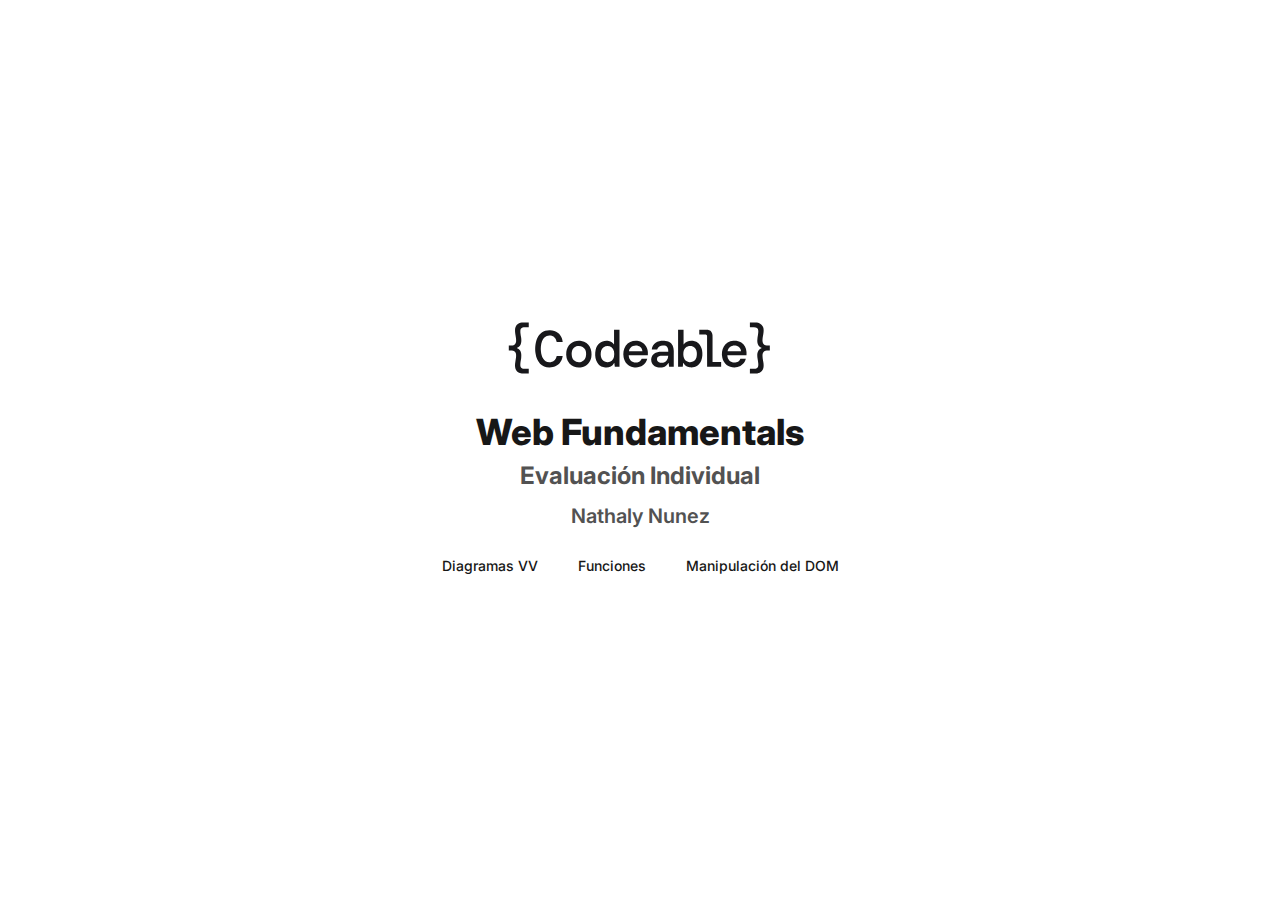
<file: index.html>
<!DOCTYPE html>
<html lang="es">
  <head>
    <meta charset="UTF-8" />
    <meta name="viewport" content="width=device-width, initial-scale=1.0" />
    <title>Web Fundamentals Evaluation</title>
    <link rel="stylesheet" href="styles/index.css" />
  </head>
  <body>
    <main class="centered-content">
      <div class="container home">
        <img
          src="assets/images/codeable-logo.svg"
          alt="Codeable Logo"
          width="270"
          height="64"
          class="home__logo"
        />
        <h1 class="home__title">Web Fundamentals</h1>
        <h2 class="home__subtitle">Evaluación Individual</h2>
        <h3 class="home__name">Nathaly Nunez</h3>
        <nav class="navigation">
          <ul>
            <li><a href="/diagramas.html">Diagramas VV</a></li>
            <li><a href="/funciones.html">Funciones</a></li>
            <li><a href="/dom.html">Manipulación del DOM</a></li>
          </ul>
        </nav>
      </div>
    </main>
  </body>
</html>
</file>
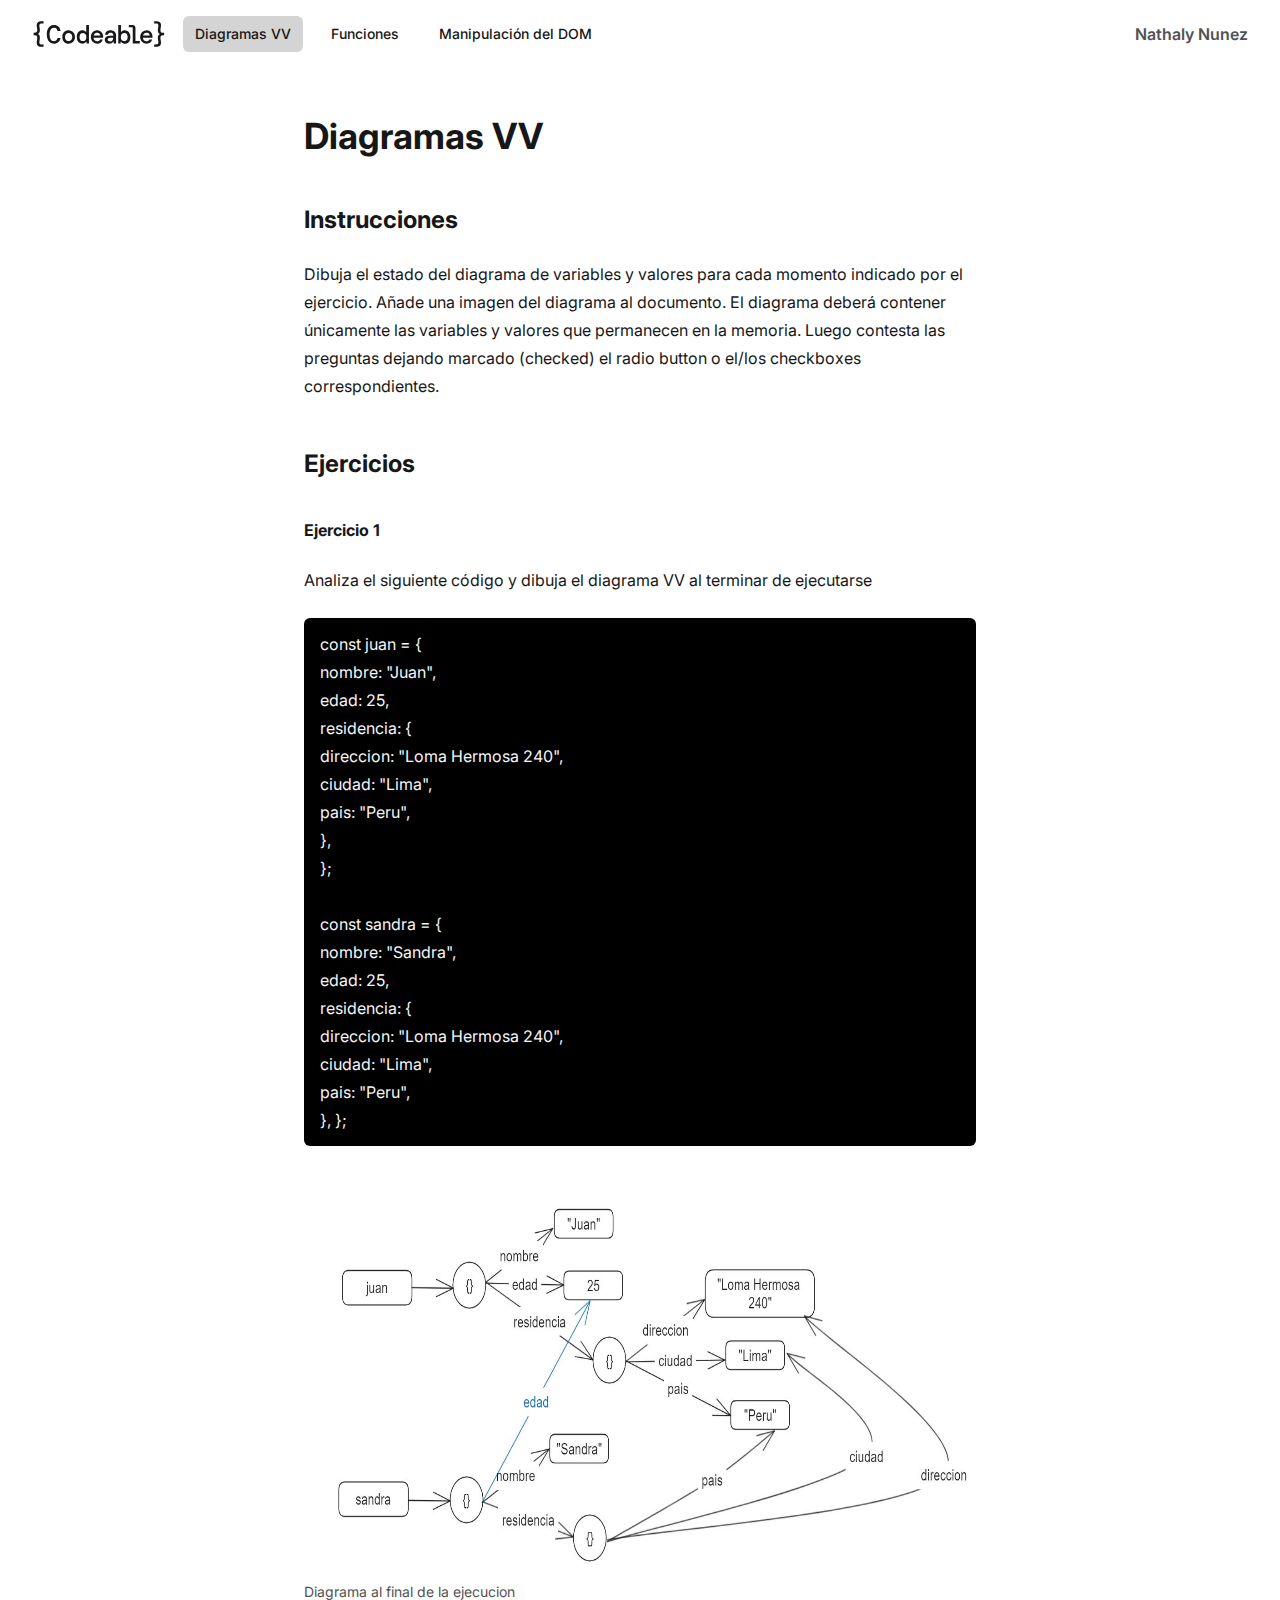
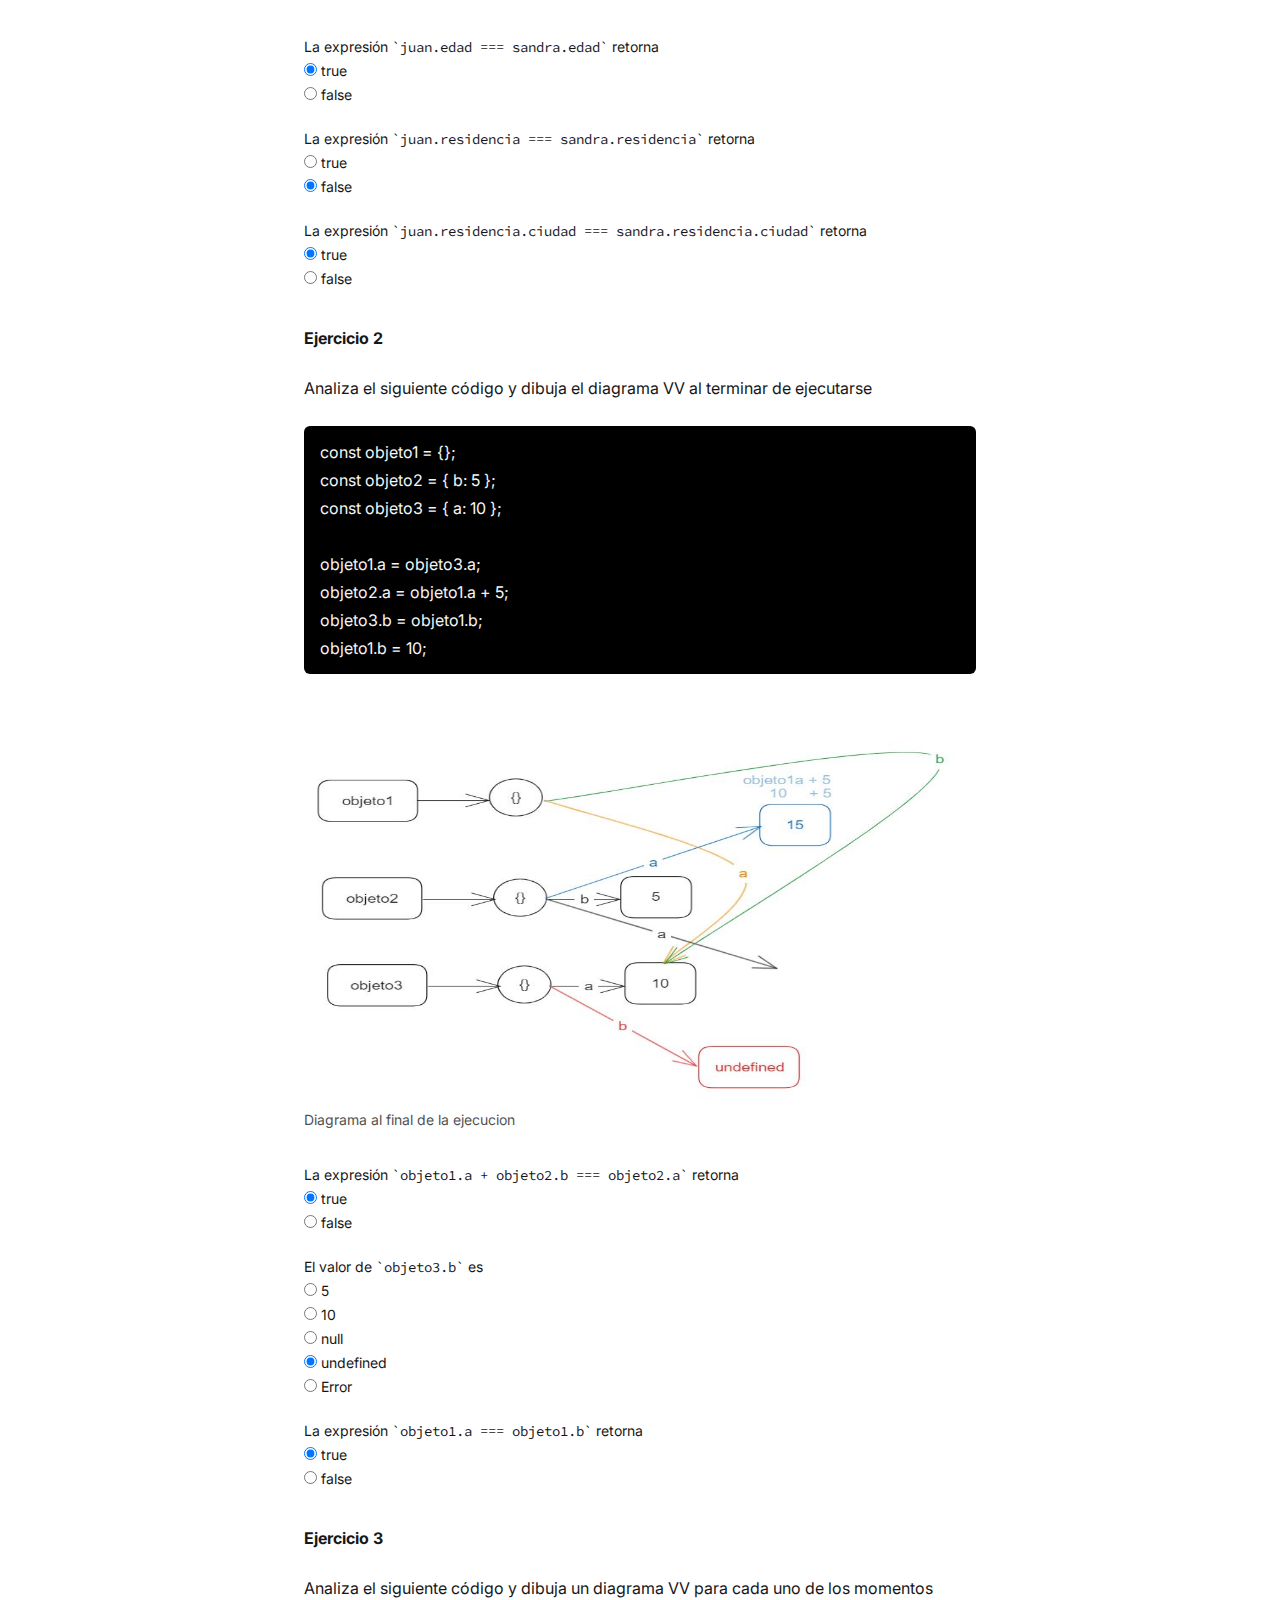
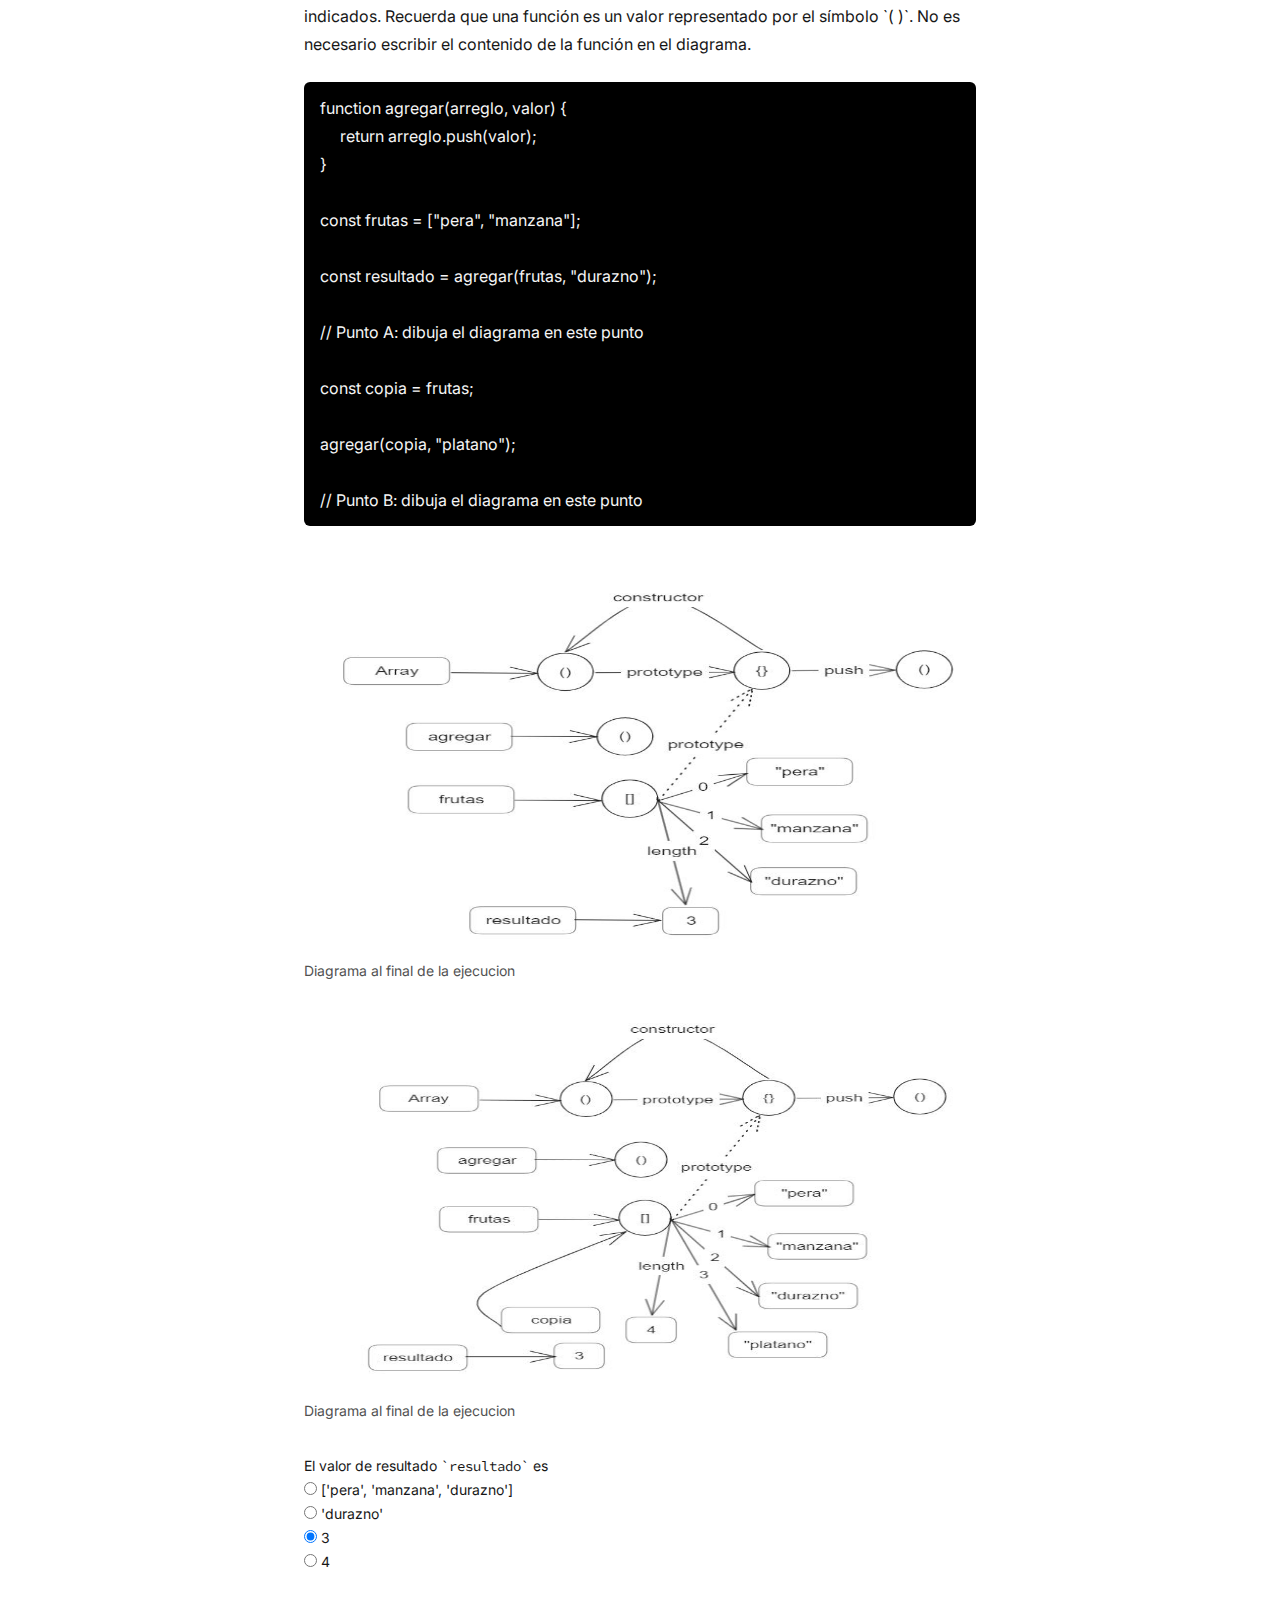
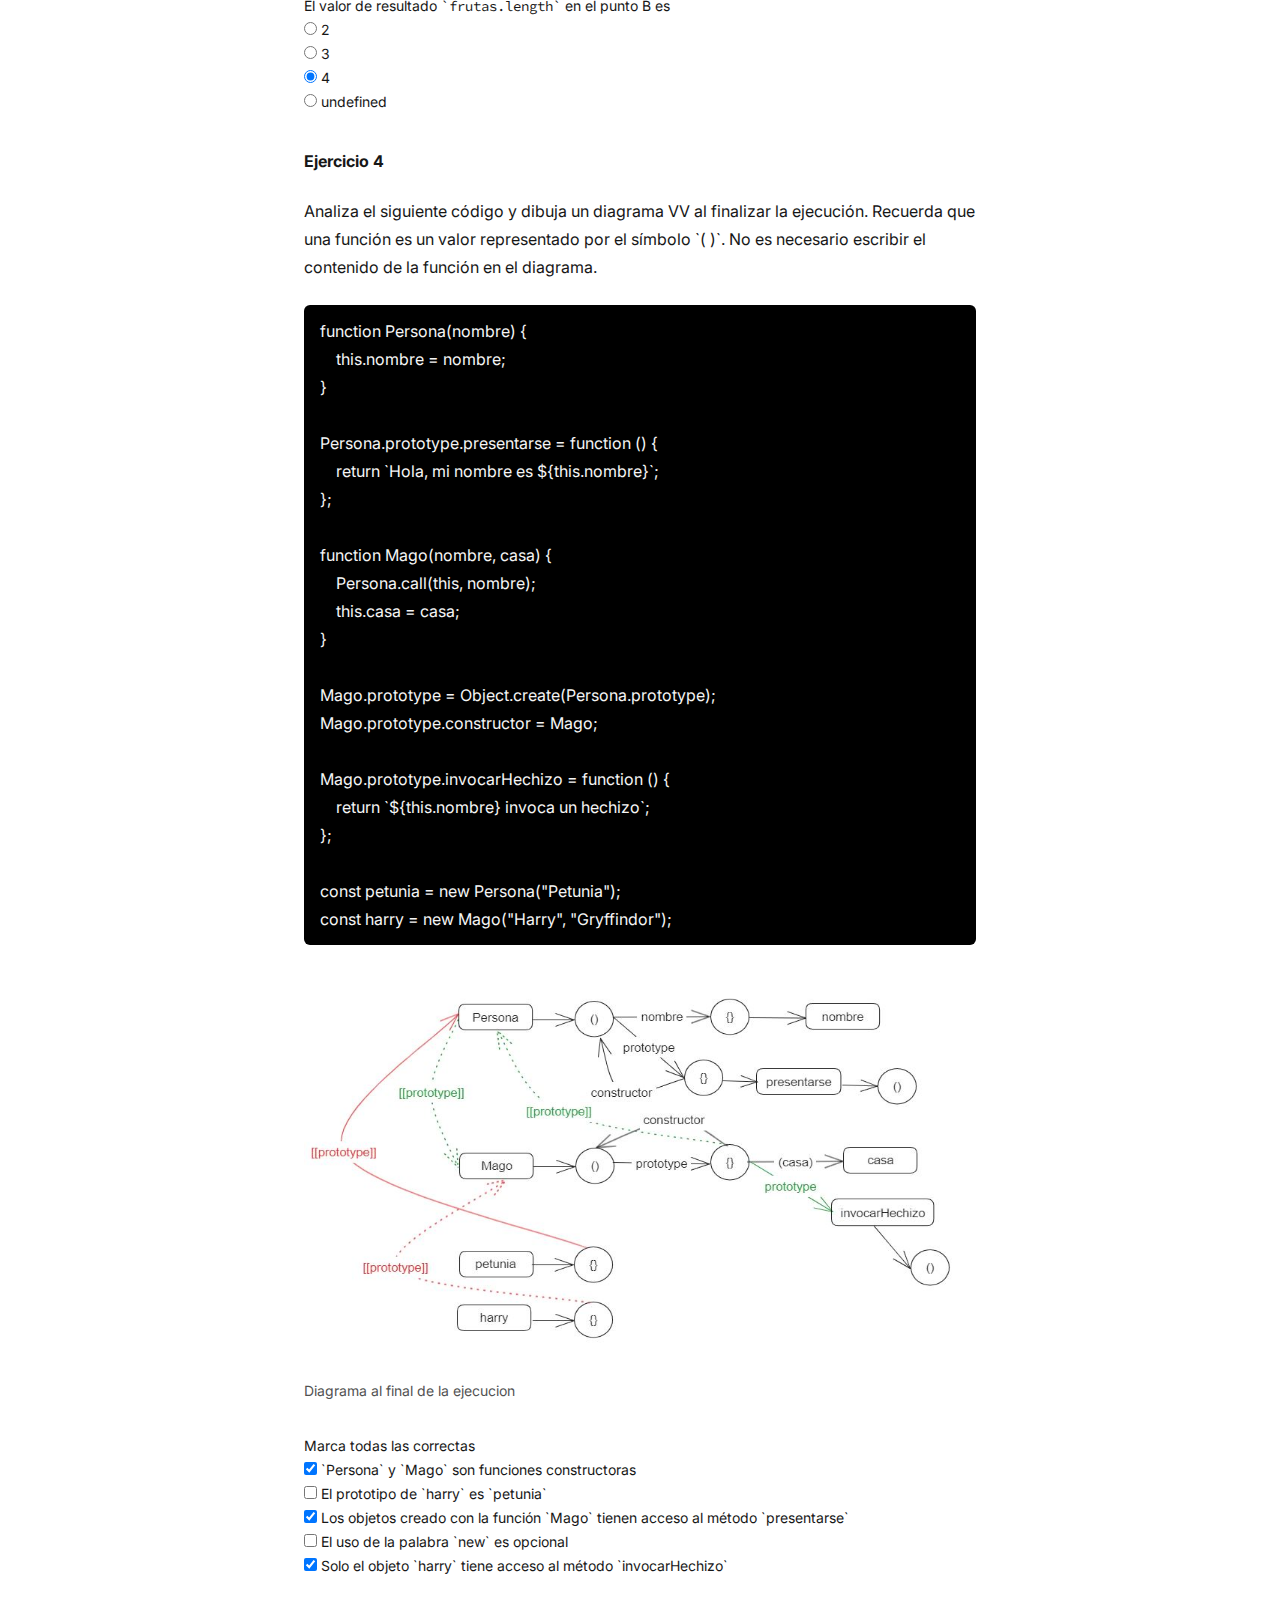
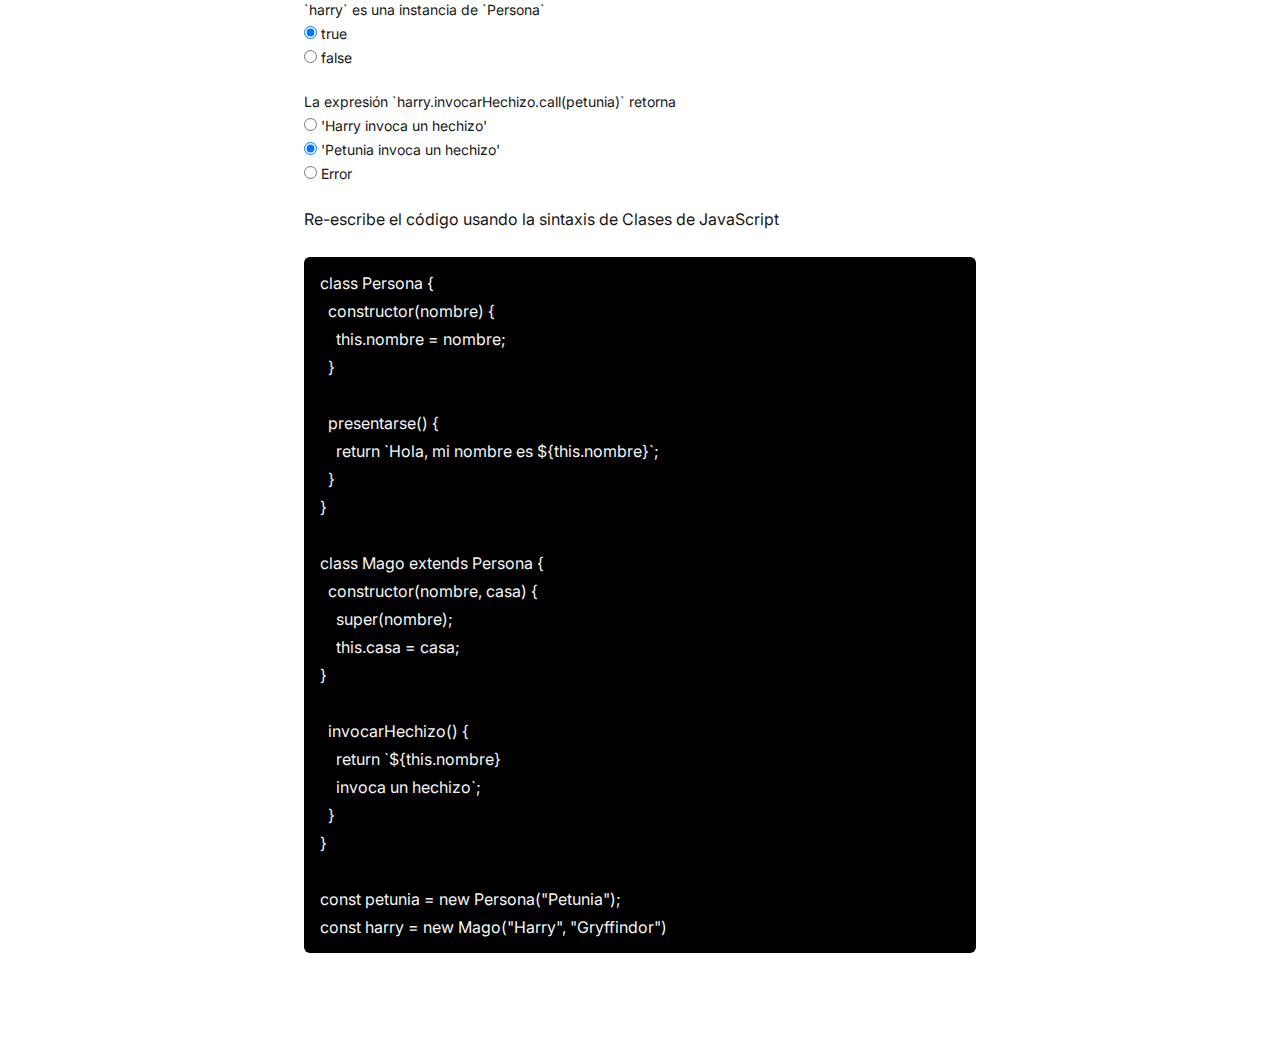
<file: diagramas.html>
<!DOCTYPE html>
<html lang="es">
  <head>
    <meta charset="UTF-8" />
    <meta name="viewport" content="width=device-width, initial-scale=1.0" />
    <title>Web Fundamentals Evaluation - Diagramas VV</title>
    <link rel="stylesheet" href="/styles/index.css" />
  </head>
  <body>
    <header class="header">
      <div class="container header__container">
        <a href="/index.html">
          <img
            src="assets/images/codeable-logo-sm.svg"
            alt="codeable-logo"
            width="135"
            height="32"
            class="header__logo"
          />
        </a>
        <nav class="navigation">
          <ul>
            <li class="active"><a href="/diagramas.html">Diagramas VV</a></li>
            <li><a href="/funciones.html">Funciones</a></li>
            <li><a href="/dom.html">Manipulación del DOM</a></li>
          </ul>
        </nav>
        <p class="header__name">Nathaly Nunez</p>
      </div>
    </header>

      <main class="main">
        <div class="content">
          <div class="content_container">
            <section class="section_header">
              <h1>Diagramas VV</h1>
              <h2>Instrucciones</h2>
              <p>Dibuja el estado del diagrama de variables y valores para cada momento indicado por el ejercicio. Añade una imagen del diagrama al documento. El diagrama deberá contener únicamente las variables y valores que permanecen en la memoria. Luego contesta las preguntas dejando marcado (checked) el radio button o el/los checkboxes correspondientes.</p>
            </section>
        
      <section class="section_exercises">
        <h2>Ejercicios</h2>
        <h3>Ejercicio 1</h3>
        <p>Analiza el siguiente código y dibuja el diagrama VV al terminar de ejecutarse</p>
        <div class="section_code">
          <p class="p_codigo">
            const juan = { <br>
              nombre: "Juan", <br>
              edad: 25,<br>
              residencia: {<br>
                direccion: "Loma Hermosa 240", <br>
                ciudad: "Lima",<br>
                pais: "Peru",<br>
              },<br>
            };<br>
            <br>
            
            const sandra = { <br>
              nombre: "Sandra",<br>
              edad: 25,<br>
              residencia: { <br>
                direccion: "Loma Hermosa 240", <br>
                ciudad: "Lima", <br>
                pais: "Peru",<br>
              },
            };
          </p>

        </div>
      </section>
      
      <section class="section_img">
        <img src="/assets/images/ejercicio1.JPG" alt="diagrama VV ejercicio 1"
        width="668px"
        height="375.75px">
        <figcaption>Diagrama al final de la ejecucion</figcaption>
      </section>

      <section class="section_form">
        <div class="div_form">
          <label for="opcion_true_1" class="label_form">
            La expresión <span>`juan.edad === sandra.edad`</span> retorna
          </label>
          <div class="radio-options">
            <input type="radio" id="opcion_true_1" name="respuesta1" value="true" checked>
            <label for="opcion_true_1" class="option">true</label>
            <br>
            <input type="radio" id="opcion_false_1" name="respuesta1" value="false">
            <label for="opcion_false_1" class="option">false</label>
          </div>
        </div>
      
        <div class="div_form">
          <label for="opcion_true_2" class="label_form">
            La expresión <span>`juan.residencia === sandra.residencia`</span> retorna
          </label>
          <div class="radio-options">
            <input type="radio" id="opcion_true_2" name="respuesta2" value="true">
            <label for="opcion_true_2" class="option">true</label>
            <br>
            <input type="radio" id="opcion_false_2" name="respuesta2" value="false" checked>
            <label for="opcion_false_2" class="option">false</label>
          </div>
        </div>

        <div class="div_form">
          <label for="opcion_true_3" class="label_form">
            La expresión <span>`juan.residencia.ciudad === sandra.residencia.ciudad`</span> retorna
          </label>
          <div class="radio-options">
            <input type="radio" id="opcion_true_3" name="respuesta3" value="true" checked>
            <label for="opcion_true_3" class="option">true</label>
            <br>
            <input type="radio" id="opcion_false_3" name="respuesta3" value="false">
            <label for="opcion_false_3" class="option">false</label>
          </div>
        </div>
      </section>

      <section class="section_exercises">
        <h3>Ejercicio 2</h3>
        <p>Analiza el siguiente código y dibuja el diagrama VV al terminar de ejecutarse</p>
        <div class="section_code">
          <p class="p_codigo">
            const objeto1 = {}; <br>
            const objeto2 = { b: 5 };<br>
            const objeto3 = { a: 10 };<br>
            <br>
            objeto1.a = objeto3.a;<br>
            objeto2.a = objeto1.a + 5;<br>
            objeto3.b = objeto1.b;<br>
            objeto1.b = 10;<br>
          </p>

        </div>
      </section>

      <section class="section_img">
        <img src="/assets/images/ejercicio2.JPG" alt="diagrama VV ejercicio 1"
        width="668px"
        height="375.75px">
        <figcaption>Diagrama al final de la ejecucion</figcaption>
      </section>

      
      <section class="section_form">
        <div class="div_form">
          <label for="opcion_true_4" class="label_form">
            La expresión <span> `objeto1.a + objeto2.b === objeto2.a`</span> retorna
          </label>
          <div class="radio-options">
            <input type="radio" id="opcion_true_4" name="respuesta4" value="true" checked>
            <label for="opcion_true_4" class="option">true</label>
            <br>
            <input type="radio" id="opcion_false_4" name="respuesta4" value="false">
            <label for="opcion_false_4" class="option">false</label>
          </div>
        </div>

        <div class="div_form">
          <label for="opcion_5" class="label_form">
            El valor de <span>  `objeto3.b`</span> es
          </label>
          <div class="radio-options">
            <input type="radio" id="opcion_5" name="respuesta5" value="5">
            <label for="opcion_5" class="option">5</label>
            <br>
            <input type="radio" id="opcion_6" name="respuesta6" value="10">
            <label for="opcion_6" class="option">10</label>
            <br>
            <input type="radio" id="opcion_7" name="respuesta7" value="null">
            <label for="opcion_7" class="option">null</label>
            <br>
            <input type="radio" id="opcion_8" name="respuesta8" value="undefined" checked>
            <label for="opcion_8" class="option">undefined</label>
            <br>
            <input type="radio" id="opcion_9" name="respuesta9" value="Error">
            <label for="opcion_9" class="option">Error</label>
          </div>

          <div class="div_form">
            <label for="opcion_true_10" class="label_form">
              La expresión <span>  `objeto1.a === objeto1.b`</span> retorna
            </label>
            <div class="radio-options">
              <input type="radio" id="opcion_true_10" name="respuesta10" value="true" checked>
              <label for="opcion_true_10" class="option">true</label>
              <br>
              <input type="radio" id="opcion_false_10" name="respuesta10" value="false">
              <label for="opcion_false_10" class="option">false</label>
            </div>
          </div>
        </div>

        <section class="section_exercises">
          <h3>Ejercicio 3</h3>
          <p>Analiza el siguiente código y dibuja un diagrama VV para cada uno de los momentos indicados. Recuerda que una función es un valor representado por el símbolo `( )`. No es necesario escribir el contenido de la función en el diagrama.</p>
          <div class="section_code">
            <p class="p_codigo_3">
              function agregar(arreglo, valor) {
                <br>
                &nbsp;&nbsp;&nbsp;&nbsp;&nbsp;return arreglo.push(valor);
                <br>
              }
              <br>
              <br>
              const frutas = ["pera", "manzana"];
              <br>
              <br>
              const resultado = agregar(frutas, "durazno");
              <br>
              <br>
              // Punto A: dibuja el diagrama en este punto
              <br>
              <br>
              const copia = frutas;
              <br>
              <br>
              agregar(copia, "platano");
              <br>
              <br>
              // Punto B: dibuja el diagrama en este punto
            </p>
          </div>
        </section>

        <section class="section_img">
          <img src="/assets/images/ejercicio3a.JPG" alt="diagrama VV ejercicio 1"
          width="668px"
          height="375.75px">
          <figcaption>Diagrama al final de la ejecucion</figcaption>
        </section>

        <section class="section_img">
          <img src="/assets/images/ejercicio3b.JPG" alt="diagrama VV ejercicio 1"
          width="668px"
          height="375.75px">
          <figcaption>Diagrama al final de la ejecucion</figcaption>
        </section>

        <div class="div_form">
          <label for="opcion_11" class="label_form">
            El valor de resultado <span>  `resultado`</span> es
          </label>
          <div class="radio-options">
            <input type="radio" id="opcion_11" name="respuesta11" value="['pera', 'manzana', 'durazno']">
            <label for="opcion_11" class="option">['pera', 'manzana', 'durazno']</label>
            <br>
            <input type="radio" id="opcion_12" name="respuesta12" value="durazno">
            <label for="opcion_12" class="option">'durazno'</label>
            <br>
            <input type="radio" id="opcion_13" name="respuesta13" value="3" checked>
            <label for="opcion_13" class="option">3</label>
            <br>
            <input type="radio" id="opcion_14" name="respuesta14" value="4">
            <label for="opcion_14" class="option">4</label>
          </div>

          <div class="div_form">
            <label for="opcion_15" class="label_form">
              El valor de resultado <span> `frutas.length`</span> en el punto B es
            </label>
            <div class="radio-options">
              <input type="radio" id="opcion_15" name="respuesta15" value="2">
              <label for="opcion_15" class="option">2</label>
              <br>
              <input type="radio" id="opcion_16" name="respuesta16" value="3">
              <label for="opcion_16" class="option">3</label>
              <br>
              <input type="radio" id="opcion_17" name="respuesta17" value="4" checked>
              <label for="opcion_17" class="option">4</label>
              <br>
              <input type="radio" id="opcion_18" name="respuesta18" value="undefined">
              <label for="opcion_18" class="option">undefined</label>
            </div>

            
        <section class="section_exercises">
          <h3>Ejercicio 4</h3>
          <p>Analiza el siguiente código y dibuja un diagrama VV al finalizar la ejecución. Recuerda que una función es un valor representado por el símbolo `( )`. No es necesario escribir el contenido de la función en el diagrama.</p>
          <div class="section_code">
            <p class="p_codigo_4">
              function Persona(nombre) {
                <br>
                &nbsp;&nbsp;&nbsp;&nbsp;this.nombre = nombre;
                <br>
              }
              <br>
              <br>
              Persona.prototype.presentarse = function () {
                <br>
                &nbsp;&nbsp;&nbsp;&nbsp;return `Hola, mi nombre es ${this.nombre}`;
                <br>
              };
              <br>
              <br>
              function Mago(nombre, casa) {
                <br>
                &nbsp;&nbsp;&nbsp;&nbsp;Persona.call(this, nombre);
                <br>
                &nbsp;&nbsp;&nbsp;&nbsp;this.casa = casa;
                <br>
              }
              <br>
              <br>
              Mago.prototype = Object.create(Persona.prototype);
              <br>
              Mago.prototype.constructor = Mago;
              <br>
              <br>
              Mago.prototype.invocarHechizo = function () {
                <br>
                &nbsp;&nbsp;&nbsp;&nbsp;return `${this.nombre} invoca un hechizo`;
                <br>
              };
              <br>
              <br>
              const petunia = new Persona("Petunia");
              <br>
              const harry = new Mago("Harry", "Gryffindor");
            </p>
          </div>
        </section>

        <section class="section_img">
          <img src="/assets/images/ejercicio4.JPG" alt="diagrama VV ejercicio 1"
          width="668px"
          height="375.75px">
          <figcaption>Diagrama al final de la ejecucion</figcaption>
        </section>

        <div class="div_form">
          <label for="opcion_18" class="label_form">
            Marca todas las correctas
          </label>
          <div class="radio-options">
            <input type="checkbox" id="opcion_18" name="respuesta18" checked>
            <label for="opcion_18" class="option">`Persona` y `Mago` son funciones constructoras</label>
            <br>

            <input type="checkbox" id="opcion_19" name="respuesta19">
            <label for="opcion_19" class="option">El prototipo de `harry` es `petunia`</label>
            <br>
            <input type="checkbox" id="opcion_20" name="respuesta20" checked>
            <label for="opcion_20" class="option">Los objetos creado con la función `Mago` tienen acceso al método `presentarse`</label>
            <br>
            <input type="checkbox" id="opcion_21" name="respuesta21">
            <label for="opcion_21" class="option">El uso de la palabra `new` es opcional</label>
            <br>
            <input type="checkbox" id="opcion_22" name="respuesta22" checked>
            <label for="opcion_22" class="option">Solo el objeto `harry` tiene acceso al método `invocarHechizo`</label>
            <br>
          </div>

          <div class="div_form">
            <label for="opcion_true_23" class="label_form">
              `harry` es una instancia de `Persona`
            </label>
            <div class="radio-options">
              <input type="radio" id="opcion_true_23" name="respuesta23" value="true" checked>
              <label for="opcion_true_23" class="option">true</label>
              <br>
              <input type="radio" id="opcion_false_23" name="respuesta23" value="false">
              <label for="opcion_false_23" class="option">false</label>
            </div>

            <div class="div_form">
              <label for="opcion_24" class="label_form">
                La expresión `harry.invocarHechizo.call(petunia)` retorna
              </label>
              <div class="radio-options">
                <input type="radio" id="opcion_24" name="respuesta24" value="Harry invoca un hechizo">
                <label for="opcion_24" class="option">'Harry invoca un hechizo'</label>
                <br>
                <input type="radio" id="opcion_25" name="respuesta25" value="Petunia invoca un hechizo" checked>
                <label for="opcion_25" class="option">'Petunia invoca un hechizo'</label>
                <br>
                <input type="radio" id="opcion_26" name="respuesta26" value="Error">
                <label for="opcion_26" class="option">Error</label>
                <br>
              </div>

              <section class="section_exercises">
                <p class="p_alone">Re-escribe el código usando la sintaxis de Clases de JavaScript</p>
                <div class="section_code">
                  <p class="p_codigo_3">
                    class Persona {
                      <br>
                      &nbsp;&nbsp;constructor(nombre) {
                        <br>
                        &nbsp;&nbsp;&nbsp;&nbsp;this.nombre = nombre;
                        <br>
                        &nbsp;&nbsp;}
                      <br>
                      <br>
                      &nbsp;&nbsp;presentarse() {
                        <br>
                        &nbsp;&nbsp;&nbsp;&nbsp;return `Hola, mi nombre es ${this.nombre}`;
                        <br>
                        &nbsp;&nbsp;}
                      <br>
                    }
                    <br>
                    <br>
                    class Mago extends Persona {
                      <br>
                      &nbsp;&nbsp;constructor(nombre, casa) {
                        <br>
                        &nbsp;&nbsp;&nbsp;&nbsp;super(nombre);
                        <br>
                        &nbsp;&nbsp;&nbsp;&nbsp;this.casa = casa;
                        <br>
                      }
                      <br>
                      <br>
                      &nbsp;&nbsp;invocarHechizo() {
                      <br>
                      &nbsp;&nbsp;&nbsp;&nbsp;return `${this.nombre} 
                        <br>
                        &nbsp;&nbsp;&nbsp;&nbsp;invoca un hechizo`;
                        <br>
                        &nbsp;&nbsp;}
                      <br>
                    }
                    <br>
                    <br>
                   
                    const petunia = new Persona("Petunia");
                    <br>
                    const harry = new Mago("Harry", "Gryffindor")
                    
                   
                    
                  </p>
                </div>
              </section>


          </div>

      </section>


          </div>

        </div>


      </main>
    
  </body>
</html>
</file>
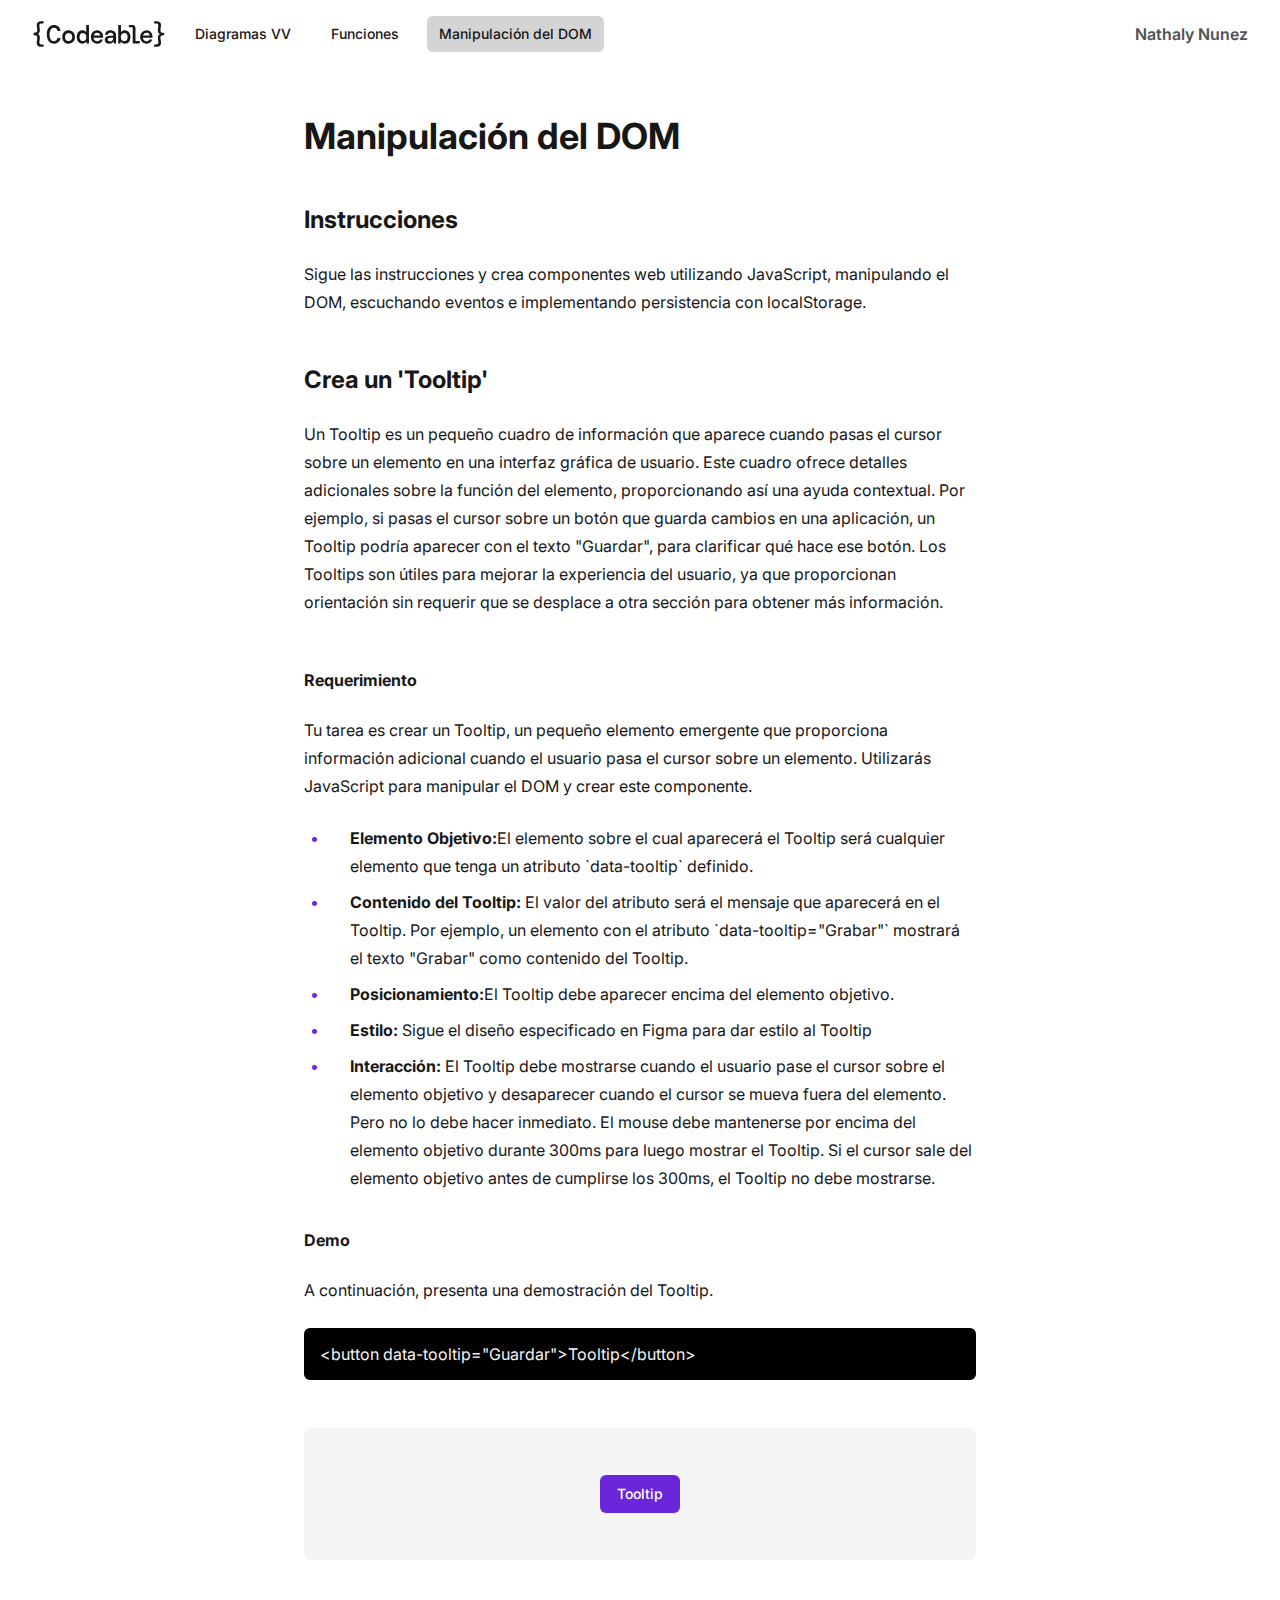
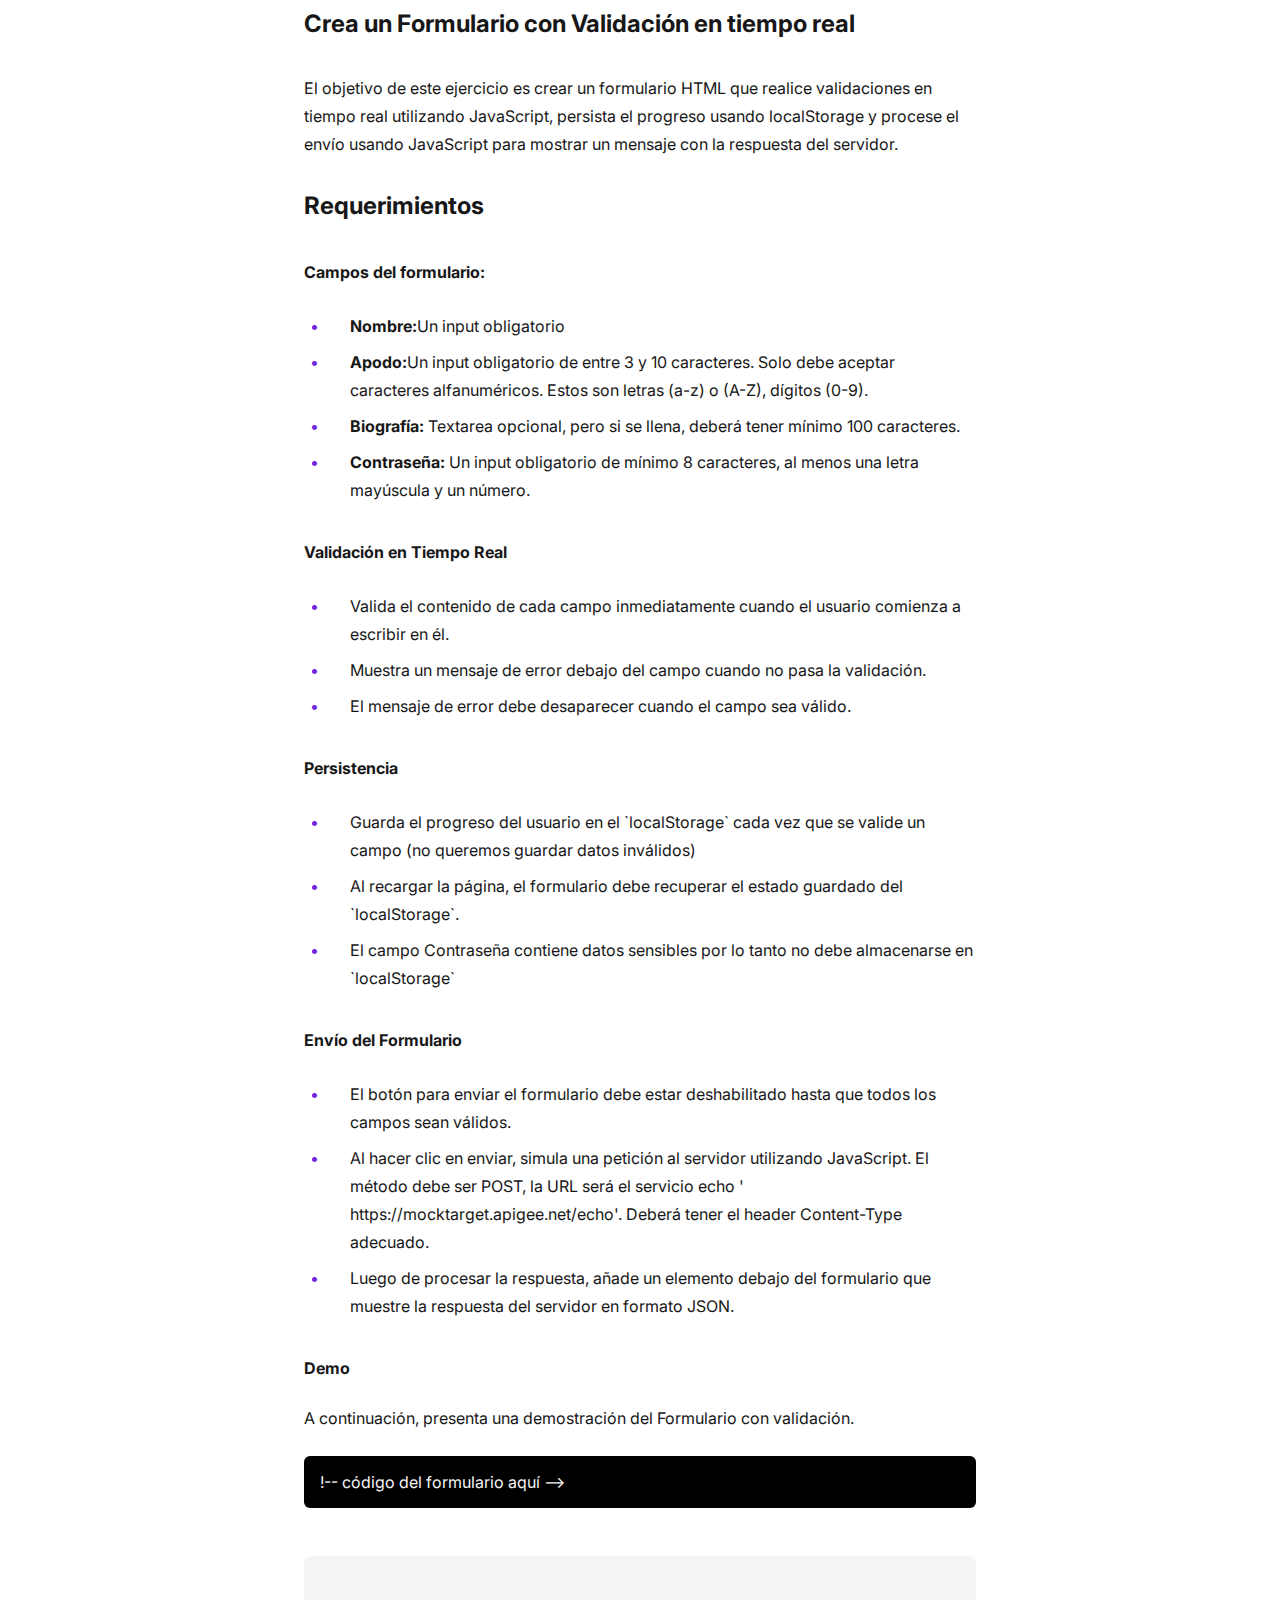
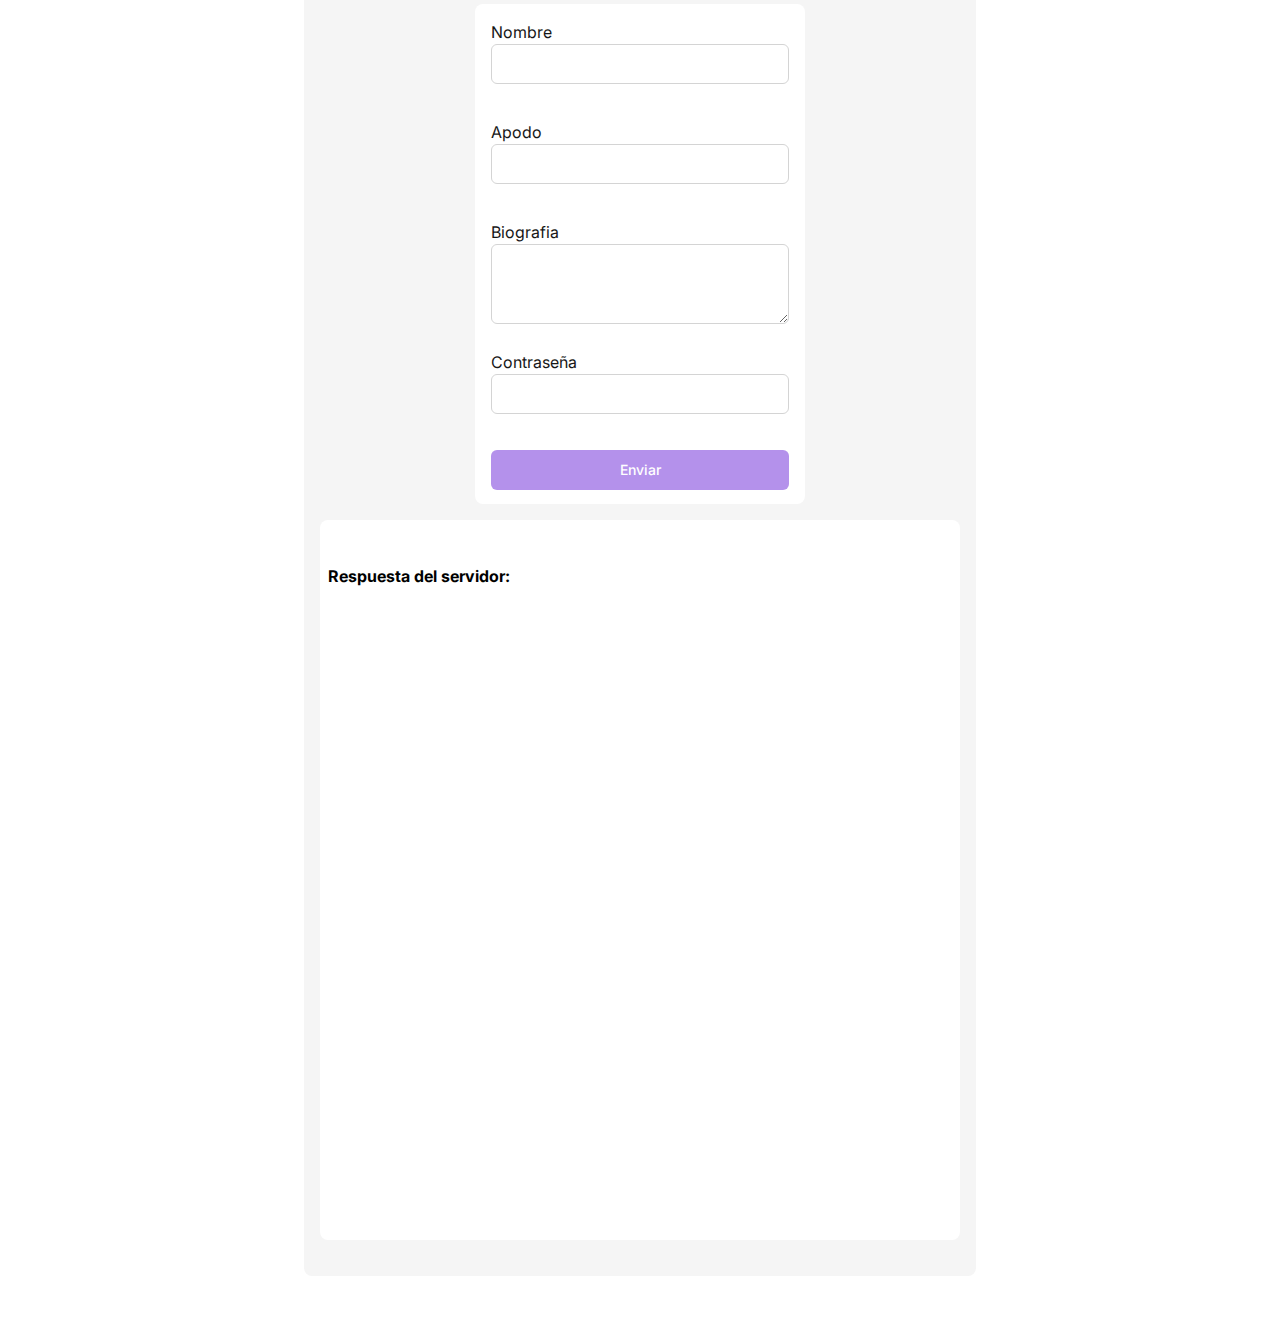
<file: dom.html>
<!DOCTYPE html>
<html lang="es">
  <head>
    <meta charset="UTF-8" />
    <meta name="viewport" content="width=device-width, initial-scale=1.0" />
    <title>Web Fundamentals Evaluation - Manipulación DOM</title>
    <link rel="stylesheet" href="/styles/index.css">
  </head>
  <body>
    <header class="header">
      <div class="container header__container">
        <a href="/index.html">
          <img
            src="assets/images/codeable-logo-sm.svg"
            alt="codeable-logo"
            width="135"
            height="32"
            class="header__logo"
          />
        </a>
        <nav class="navigation">
          <ul>
            <li><a href="/diagramas.html">Diagramas VV</a></li>
            <li><a href="/funciones.html">Funciones</a></li>
            <li class="active"><a href="/dom.html">Manipulación del DOM</a></li>
          </ul>
        </nav>
        <p class="header__name">Nathaly Nunez</p>
      </div>
    </header>

    <main class="main">
      <div class="content">
        <div class="content_container">
          <section class="section_header">
            <h1>Manipulación del DOM</h1>
            <h2>Instrucciones</h2>
            <p>Sigue las instrucciones y crea componentes web utilizando JavaScript, manipulando el DOM, escuchando eventos e implementando persistencia con localStorage.</p>
            <h2>Crea un 'Tooltip'</h2>
            <p>Un Tooltip es un pequeño cuadro de información que aparece cuando pasas el cursor sobre un elemento en una interfaz gráfica de usuario. Este cuadro ofrece detalles adicionales sobre la función del elemento, proporcionando así una ayuda contextual. Por ejemplo, si pasas el cursor sobre un botón que guarda cambios en una aplicación, un Tooltip podría aparecer con el texto "Guardar", para clarificar qué hace ese botón. Los Tooltips son útiles para mejorar la experiencia del usuario, ya que proporcionan orientación sin requerir que se desplace a otra sección para obtener más información.</p>
          </section>

          <section class="section_exercises">
            <h3>Requerimiento</h3>
            <p class="parrafo_funciones">Tu tarea es crear un Tooltip, un pequeño elemento emergente que proporciona información adicional cuando el usuario pasa el cursor sobre un elemento. Utilizarás JavaScript para manipular el DOM y crear este componente.</p>

            <ul class="listas_funciones">
              <li><strong>Elemento Objetivo:</strong>El elemento sobre el cual aparecerá el Tooltip será cualquier elemento que tenga un atributo `data-tooltip` definido.</li>
              <li><strong>Contenido del Tooltip: </strong>El valor del atributo será el mensaje que aparecerá en el Tooltip. Por ejemplo, un elemento con el atributo `data-tooltip="Grabar"` mostrará el texto "Grabar" como contenido del Tooltip.</li>
              <li><strong>Posicionamiento:</strong>El Tooltip debe aparecer encima del elemento objetivo.</li>
              <li><strong>Estilo:</strong> Sigue el diseño especificado en Figma para dar estilo al Tooltip</li>
              <li><strong>Interacción: </strong>El Tooltip debe mostrarse cuando el usuario pase el cursor sobre el elemento objetivo y desaparecer cuando el cursor se mueva fuera del elemento. Pero no lo debe hacer inmediato. El mouse debe mantenerse por encima del elemento objetivo durante 300ms para luego mostrar el Tooltip. Si el cursor sale del elemento objetivo antes de cumplirse los 300ms, el Tooltip no debe mostrarse.</li>
            </ul>

            <h3>Demo</h3>
            <p>A continuación, presenta una demostración del Tooltip.</p>

            <div class="section_code">
              <p class="p_codigo_5">
                &lt;button data-tooltip=&quot;Guardar&quot;&gt;Tooltip&lt;/button&gt;
              </p>
            </div>
            <div class="rectangulo">
              <p class="hidden" id="mensaje"></p>
              <button data-tooltip="Guardar" class="button" id="button_guardar">Tooltip</button>
            </div>

            <h2>Crea un Formulario con Validación en tiempo real</h2>
            <p>El objetivo de este ejercicio es crear un formulario HTML que realice validaciones en tiempo real utilizando JavaScript, persista el progreso usando localStorage y procese el envío usando JavaScript para mostrar un mensaje con la respuesta del servidor.</p>
            <h2>Requerimientos</h2>
            <h3>Campos del formulario:</h3>

            <ul class="listas_funciones">
              <li><strong>Nombre:</strong>Un input obligatorio</li>
              <li><strong>Apodo:</strong>Un input obligatorio de entre 3 y 10 caracteres. Solo debe aceptar caracteres alfanuméricos. Estos son letras (a-z) o (A-Z), dígitos (0-9).</li>
              <li><strong>Biografía: </strong>Textarea opcional, pero si se llena, deberá tener mínimo 100 caracteres.</li>
              <li><strong>Contraseña:</strong> Un input obligatorio de mínimo 8 caracteres, al menos una letra mayúscula y un número.</li>
            </ul>

            <h3>Validación en Tiempo Real</h3>
            <ul class="listas_funciones">
              <li>Valida el contenido de cada campo inmediatamente cuando el usuario comienza a escribir en él.</li>
              <li>Muestra un mensaje de error debajo del campo cuando no pasa la validación.</li>
              <li>El mensaje de error debe desaparecer cuando el campo sea válido.</li>
            </ul>

            <h3>Persistencia</h3>
            <ul class="listas_funciones">
              <li>Guarda el progreso del usuario en el `localStorage` cada vez que se valide un campo (no queremos guardar datos inválidos)</li>
              <li>Al recargar la página, el formulario debe recuperar el estado guardado del `localStorage`.</li>
              <li>El campo Contraseña contiene datos sensibles por lo tanto no debe almacenarse en `localStorage`</li>
            </ul>

            <h3>Envío del Formulario</h3>
            <ul class="listas_funciones">
              <li>El botón para enviar el formulario debe estar deshabilitado hasta que todos los campos sean válidos.</li>
              <li>Al hacer clic en enviar, simula una petición al servidor utilizando JavaScript. El método debe ser POST, la URL será el servicio echo '​https://mocktarget.apigee.net/echo'. Deberá tener el header Content-Type adecuado.</li>
              <li>Luego de procesar la respuesta, añade un elemento debajo del formulario que muestre la respuesta del servidor en formato JSON.</li>
            </ul>

            <h3>Demo</h3>
            <p>A continuación, presenta una demostración del Formulario con validación.</p>

            <div class="section_code">
              <p class="p_codigo_5">
                !-- código del formulario aquí -->
              </p>
            </div>

            <div class="form">
              <form action="" method="get" class="form_content">
                <div class="form_field">
                  <label for="nombre">Nombre</label>
                  <input 
                  type="text" 
                  name="nombre" 
                  id="nombre"
                  required
                  />
                  <p id="validacionNombre"></p>
                </div>
                <div class="form_apodo">
                  <label for="apodo">Apodo</label>
                  <input 
                  type="text" 
                  name="apodo" 
                  id="apodo"
                  required
                  />
                  <p id="validacionApodo"></p>
                </div>
                <div class="form_textarea">
                  <label for="biografia">Biografia</label>
                  <textarea
                   name="biografia" 
                   id="biografia"
                   ></textarea>
                   <p id="validacionBiografia"></p>
                </div>
                <div class="form_field">
                  <label for="contrasena">Contraseña</label>
                  <input 
                  type="text" 
                  name="contrasena" 
                  id="contrasena"
                  required
                  />
                  <p id="validacionContrasena"></p>
                </div>
                <button type="submit" class="button form_button" disabled>Enviar</button>
              </form>
              <div class="response-container">
                <h3>Respuesta del servidor:</h3>
                <pre id="respuestaServidor" class="respuestaServidor"></pre>
            </div>
            </div>
          </section>


        </div>
      </div>
    </main>
    <script src="/dom.js"></script>
  </body>
</html>
</file>
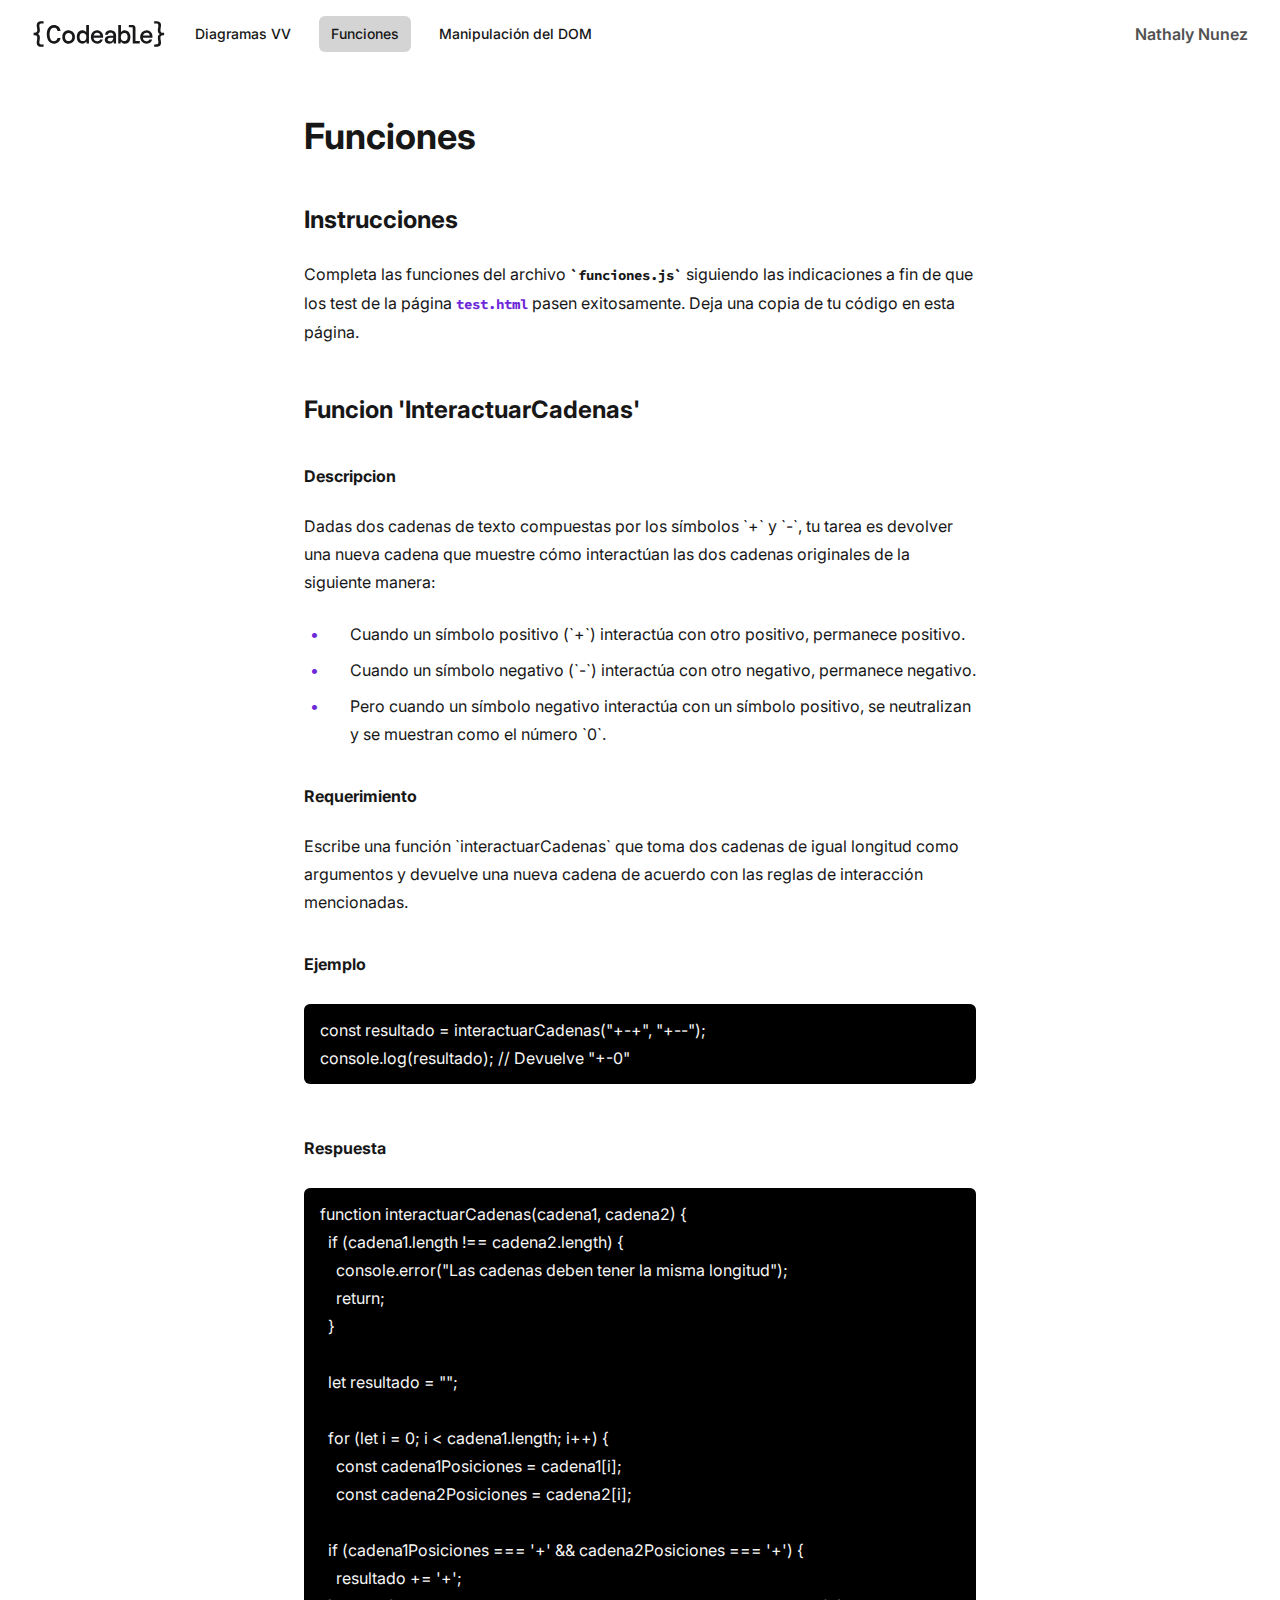
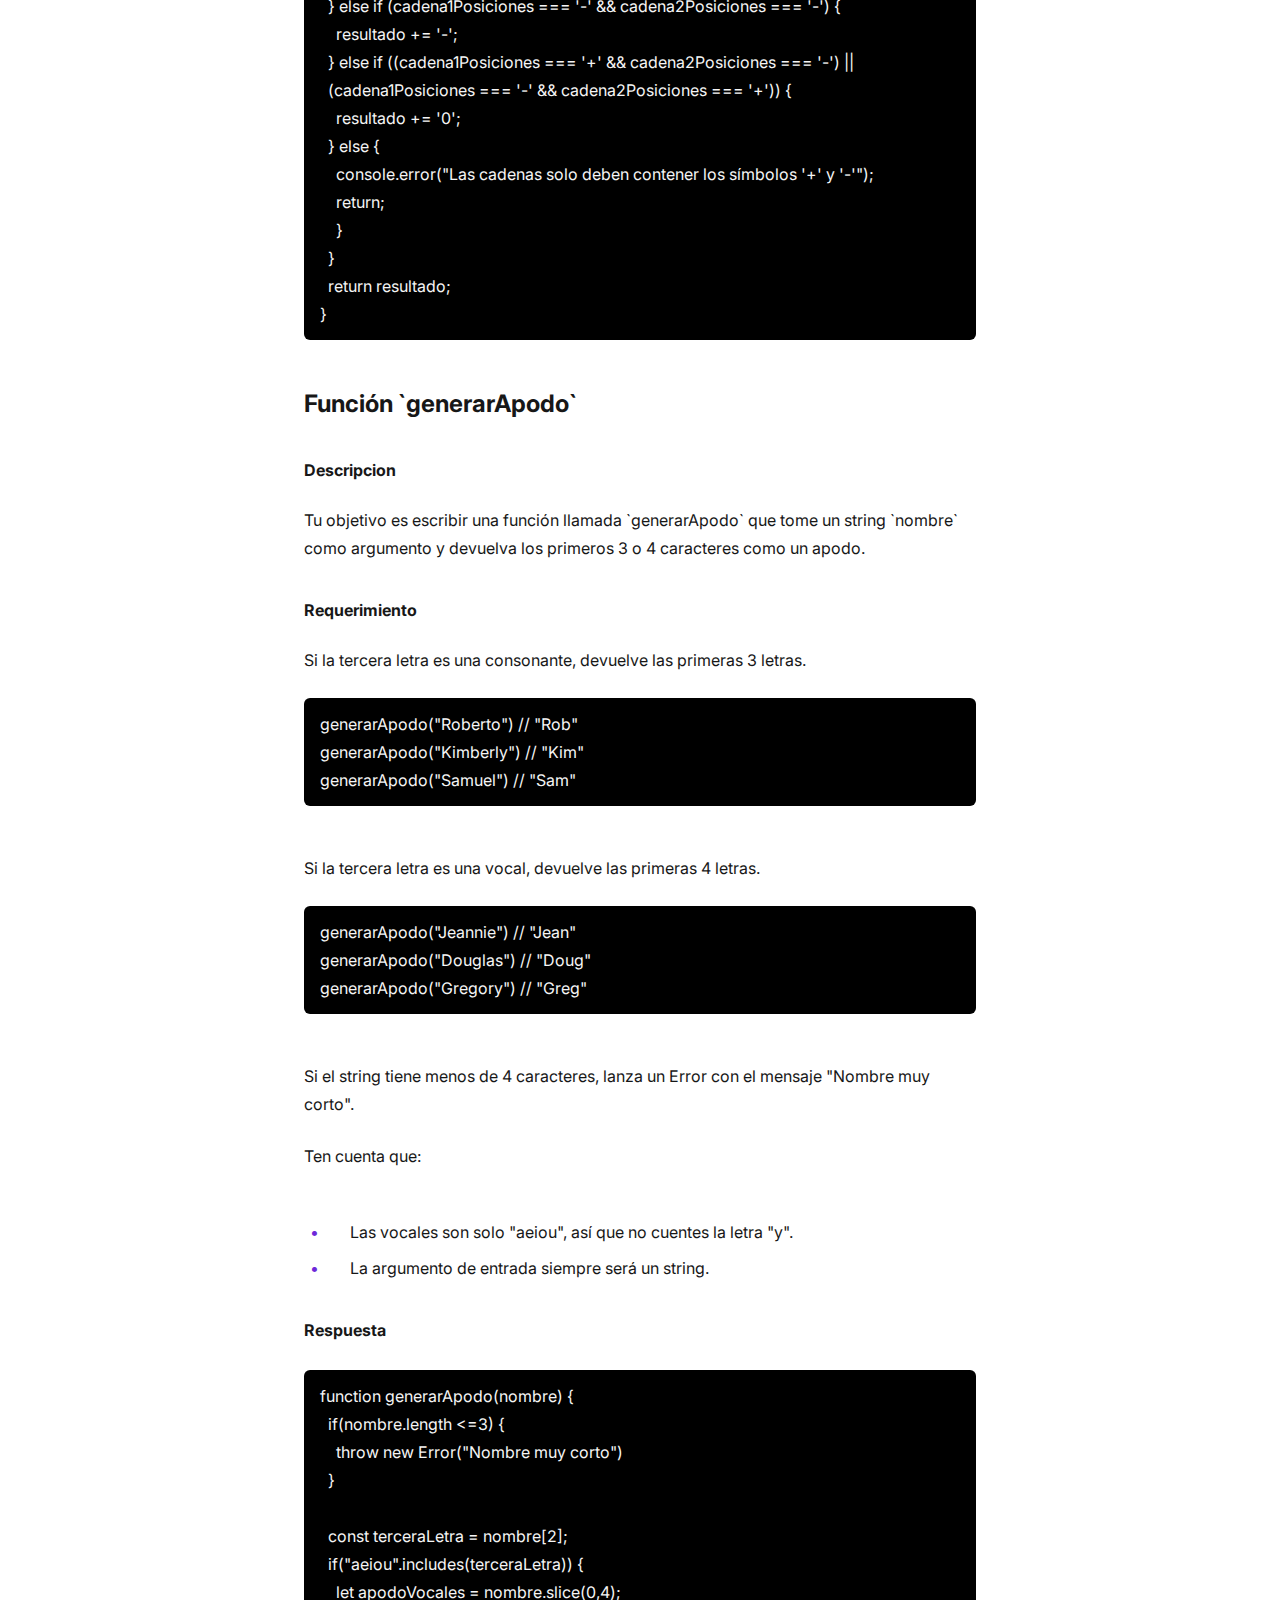
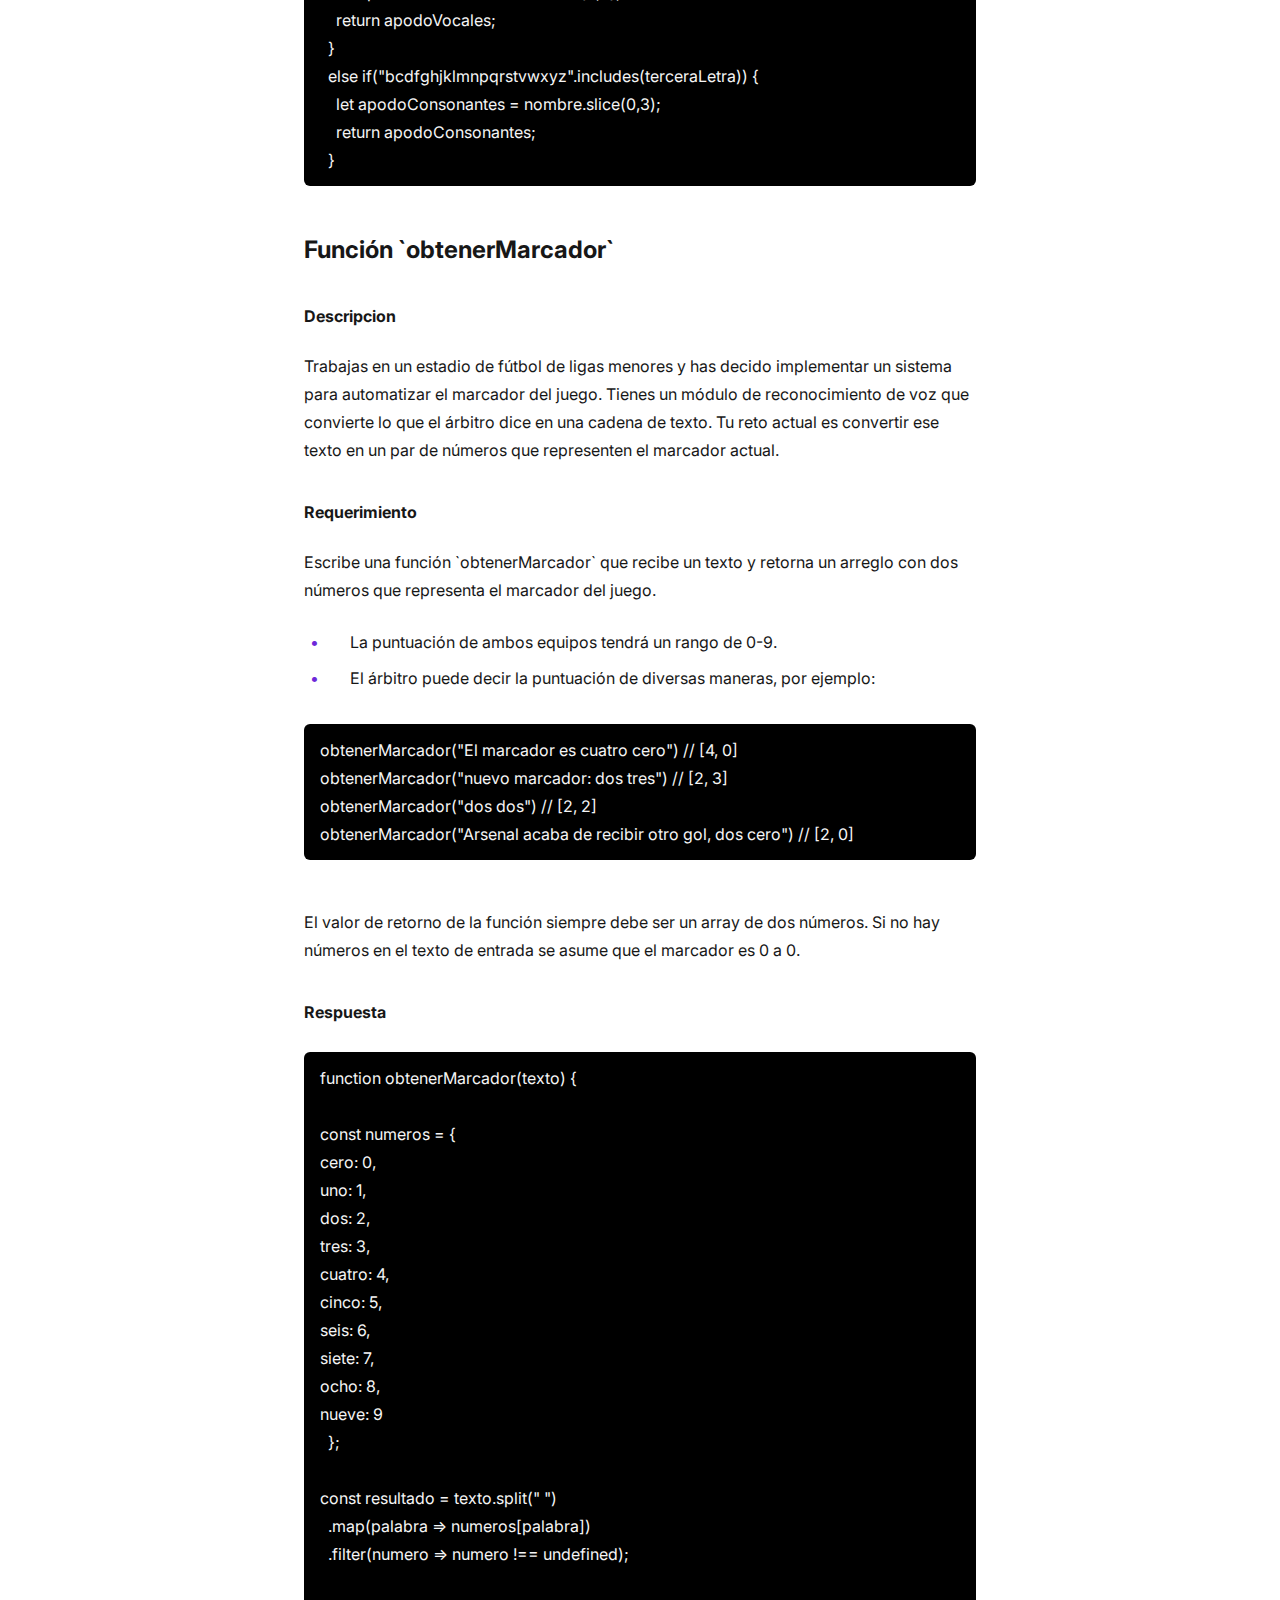
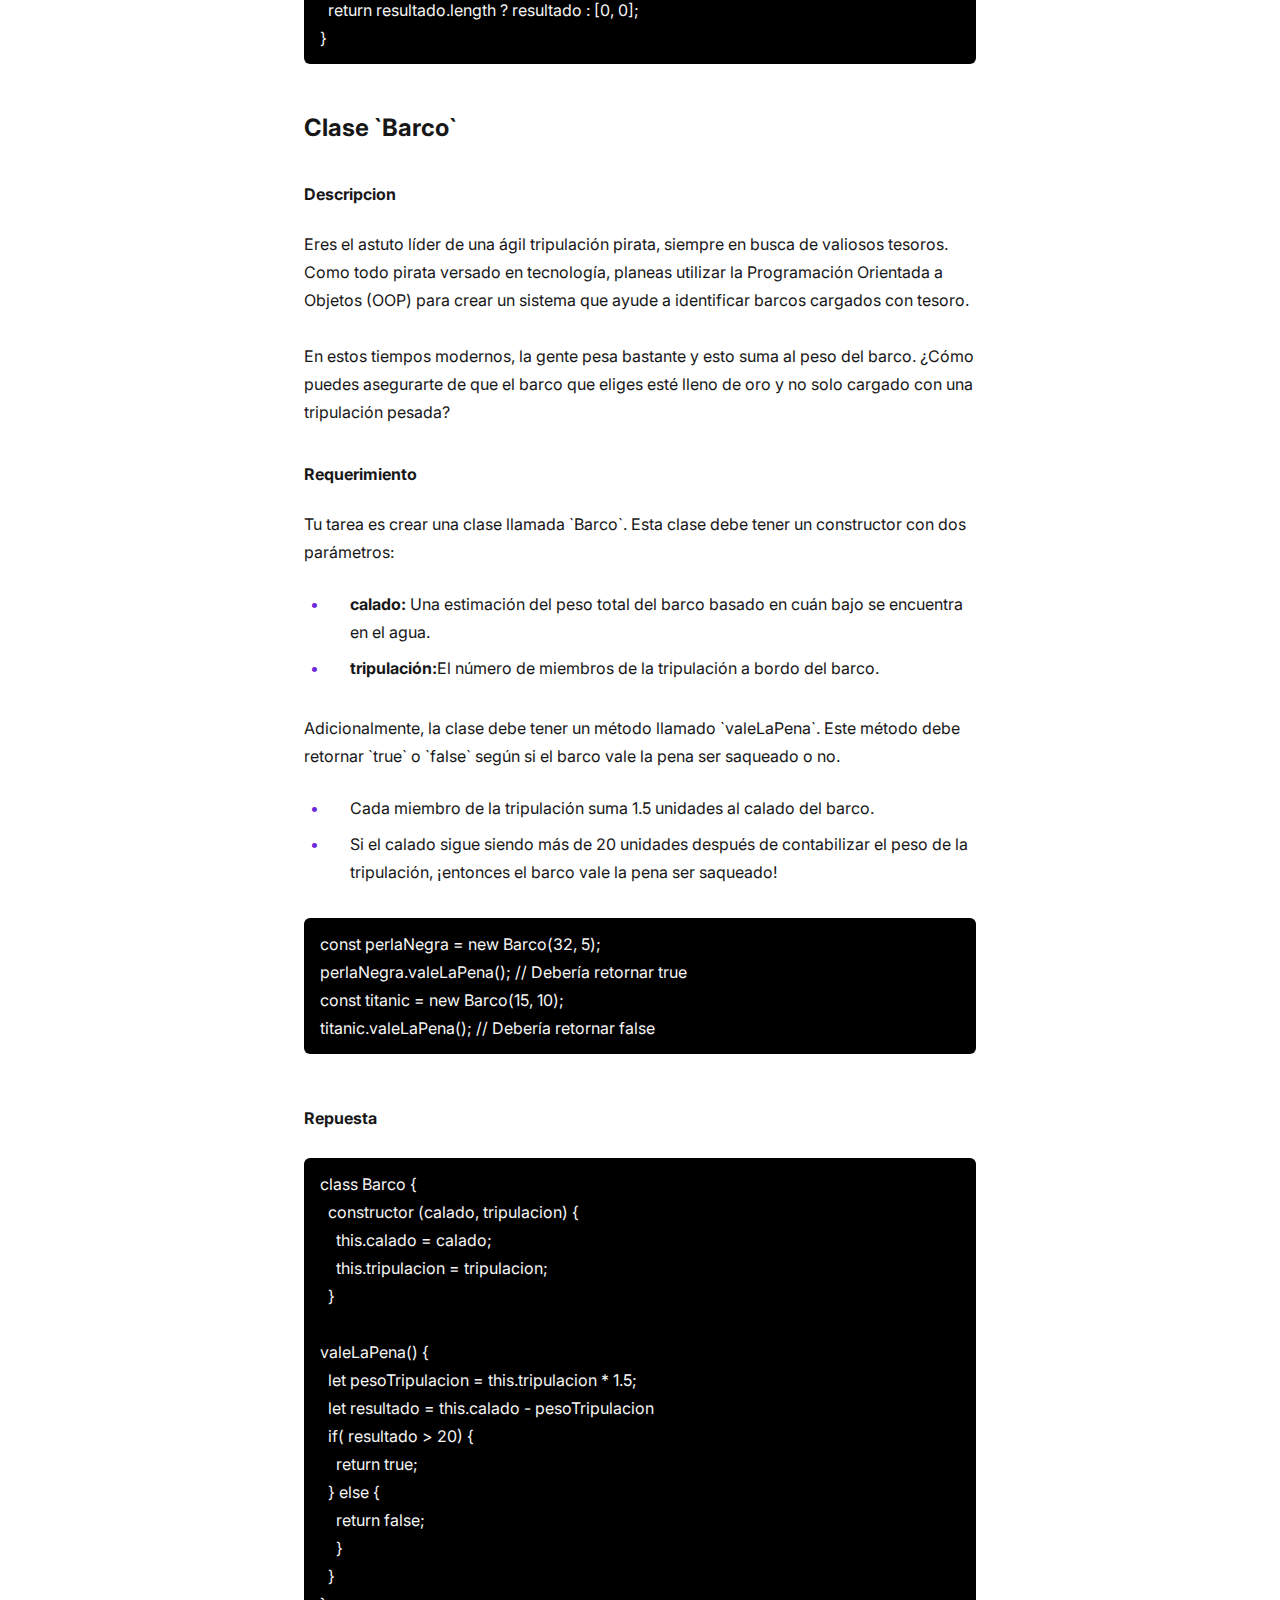
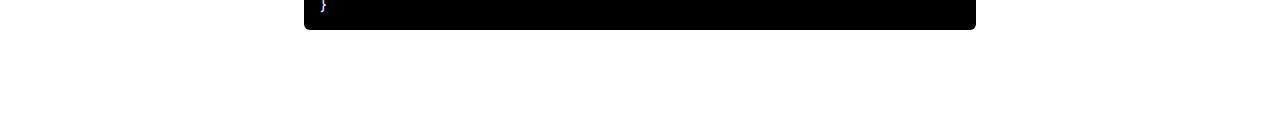
<file: funciones.html>
<!DOCTYPE html>
<html lang="es">
  <head>
    <meta charset="UTF-8" />
    <meta name="viewport" content="width=device-width, initial-scale=1.0" />
    <title>Web Fundamentals Evaluation - Funciones</title>
    <link rel="stylesheet" href="/styles/index.css">
  </head>
  <body>
    <header class="header">
      <div class="container header__container">
        <a href="/index.html">
          <img
            src="assets/images/codeable-logo-sm.svg"
            alt="codeable-logo"
            width="135"
            height="32"
            class="header__logo"
          />
        </a>
        <nav class="navigation">
          <ul>
            <li><a href="/diagramas.html">Diagramas VV</a></li>
            <li class="active"><a href="/funciones.html">Funciones</a></li>
            <li><a href="/dom.html">Manipulación del DOM</a></li>
          </ul>
        </nav>
        <p class="header__name">Nathaly Nunez</p>
      </div>
    </header>

    <main class="main">
      <div class="content">
        <div class="content_container">
          <section class="section_header">
            <h1>Funciones</h1>
            <h2>Instrucciones</h2>
            <p>Completa las funciones del archivo <span>`funciones.js`</span> siguiendo las indicaciones a fin de que los test de la página <span class="_test"><a href="test.html">test.html</a></span> pasen exitosamente. Deja una copia de tu código en esta página.</p>
          </section>
            
            <section class="section_exercises">
              <h2>Funcion 'InteractuarCadenas'</h2>
              <h3>Descripcion</h3>
              <p class="parrafo_funciones">Dadas dos cadenas de texto compuestas por los símbolos `+` y `-`, tu tarea es devolver una nueva cadena que muestre cómo interactúan las dos cadenas originales de la siguiente manera:</p>
              <ul class="listas_funciones">
                <li>Cuando un símbolo positivo (`+`) interactúa con otro positivo, permanece positivo.</li>
                <li>Cuando un símbolo negativo (`-`) interactúa con otro negativo, permanece negativo.</li>
                <li>Pero cuando un símbolo negativo interactúa con un símbolo positivo, se neutralizan y se muestran como el número `0`.</li>
              </ul>
              <h3>Requerimiento</h3>
              <p>Escribe una función `interactuarCadenas` que toma dos cadenas de igual longitud como argumentos y devuelve una nueva cadena de acuerdo con las reglas de interacción mencionadas.</p>

              <h3>Ejemplo</h3>
              <div class="section_code">
                <p class="p_codigo_4">
                  const resultado = interactuarCadenas("+-+", "+--");
                  <br>
                  console.log(resultado); // Devuelve "+-0"
                </p>
              </div>

              <h3>Respuesta</h3>
              <div class="section_code">
                <p class="p_codigo_5">
                  function interactuarCadenas(cadena1, cadena2) {
                    <br>
                    &nbsp;&nbsp;if (cadena1.length !== cadena2.length) {
                      <br>
                      &nbsp;&nbsp;&nbsp;&nbsp;console.error("Las cadenas deben tener la misma longitud");
                      <br>
                      &nbsp;&nbsp;&nbsp;&nbsp;return;
                      <br>
                      &nbsp;&nbsp;} 
                    <br>
                    <br>
                    &nbsp;&nbsp;let resultado = "";
                      <br>
                      <br>
                      &nbsp;&nbsp;for (let i = 0; i < cadena1.length; i++) {
                        <br>
                        &nbsp;&nbsp;&nbsp;&nbsp;const cadena1Posiciones = cadena1[i];
                        <br>
                        &nbsp;&nbsp;&nbsp;&nbsp;const cadena2Posiciones = cadena2[i];
                        <br>
                        <br>
                        &nbsp;&nbsp;if (cadena1Posiciones === '+' && cadena2Posiciones === '+') {
                          <br>
                          &nbsp;&nbsp;&nbsp;&nbsp;resultado += '+';
                          <br>
                          &nbsp;&nbsp;} else if (cadena1Posiciones === '-' && cadena2Posiciones === '-') {
                            <br>
                            &nbsp;&nbsp;&nbsp;&nbsp;resultado += '-';
                            <br>
                            &nbsp;&nbsp;} else if ((cadena1Posiciones === '+' && cadena2Posiciones === '-') || &nbsp;&nbsp;(cadena1Posiciones === '-' && cadena2Posiciones === '+')) {
                              <br>
                              &nbsp;&nbsp;&nbsp;&nbsp;resultado += '0';
                              <br>
                              &nbsp;&nbsp;} else {
                                <br>
                                &nbsp;&nbsp;&nbsp;&nbsp;console.error("Las cadenas solo deben contener los símbolos '+' y '-'");
                                <br>
                                &nbsp;&nbsp;&nbsp;&nbsp;return;
                        <br>
                        &nbsp;&nbsp;&nbsp;&nbsp;}
                        <br>
                        &nbsp;&nbsp;}
                    <br>
                    &nbsp;&nbsp;return resultado;
                    <br>
                  }
                </p>
              </div>

              <h2>Función `generarApodo`</h2>
              <h3>Descripcion</h3>
              <p>Tu objetivo es escribir una función llamada `generarApodo` que tome un string `nombre` como argumento y devuelva los primeros 3 o 4 caracteres como un apodo.</p>
              <h3>Requerimiento</h3>
              <p>Si la tercera letra es una consonante, devuelve las primeras 3 letras.</p>
              
              <div class="section_code">
                <p class="p_codigo">
                  generarApodo("Roberto") // "Rob"
                  generarApodo("Kimberly") // "Kim"
                  generarApodo("Samuel") // "Sam"
                </p>
              </div>
              
              <p>Si la tercera letra es una vocal, devuelve las primeras 4 letras.</p>
              
              <div class="section_code">
              <p class="p_codigo">
                generarApodo("Jeannie") // "Jean"
                generarApodo("Douglas") // "Doug"
                generarApodo("Gregory") // "Greg"
              </p>
            </div>
            <p>Si el string tiene menos de 4 caracteres, lanza un Error con el mensaje "Nombre muy corto".</p>
            <br>
            <p>Ten cuenta que:</p>
            <br>
            <ul class="listas_funciones">
              <li>Las vocales son solo "aeiou", así que no cuentes la letra "y".</li>
              <li>La argumento de entrada siempre será un string.</li>
            </ul>
            <h3>Respuesta</h3>
            <div class="section_code">
              <p class="p_codigo_5">
                function generarApodo(nombre) {
                  <br>
                  &nbsp;&nbsp;if(nombre.length <=3) {
                    <br>
                    &nbsp;&nbsp;&nbsp;&nbsp;throw new Error("Nombre muy corto")
                    <br>
                    &nbsp;&nbsp;} 
                  <br>
                  <br>
                  &nbsp;&nbsp;const terceraLetra = nombre[2];
                  <br>
                  &nbsp;&nbsp;if("aeiou".includes(terceraLetra)) {
                    <br>
                    &nbsp;&nbsp;&nbsp;&nbsp;let apodoVocales = nombre.slice(0,4);
                    <br>
                    &nbsp;&nbsp;&nbsp;&nbsp;return apodoVocales;
                    <br>
                    &nbsp;&nbsp;} 
                  <br>
                  &nbsp;&nbsp;else if("bcdfghjklmnpqrstvwxyz".includes(terceraLetra)) {
                    <br>
                    &nbsp;&nbsp;&nbsp;&nbsp;let apodoConsonantes = nombre.slice(0,3);
                    <br>
                    &nbsp;&nbsp;&nbsp;&nbsp;return apodoConsonantes;
                    <br>
                    &nbsp;&nbsp;}
              </p>
            </div>
            
            <h2>Función `obtenerMarcador`</h2>
            <h3>Descripcion</h3>
            <p>Trabajas en un estadio de fútbol de ligas menores y has decido implementar un sistema para automatizar el marcador del juego. Tienes un módulo de reconocimiento de voz que convierte lo que el árbitro dice en una cadena de texto. Tu reto actual es convertir ese texto en un par de números que representen el marcador actual.</p>

            <h3>Requerimiento</h3>
            <p>Escribe una función `obtenerMarcador` que recibe un texto y retorna un arreglo con dos números que representa el marcador del juego.</p>
            <ul class="listas_funciones">
              <li>La puntuación de ambos equipos tendrá un rango de 0-9.</li>
              <li>El árbitro puede decir la puntuación de diversas maneras, por ejemplo:</li>
            </ul>
            <div class="section_code">
              <p class="p_codigo_5">
                obtenerMarcador("El marcador es cuatro cero") // [4, 0]
                <br>
                obtenerMarcador("nuevo marcador: dos tres") // [2, 3]
                <br>
                obtenerMarcador("dos dos") // [2, 2]
                <br>
                obtenerMarcador("Arsenal acaba de recibir otro gol, dos cero") // [2, 0]
              </p>
            </div>
            <p>El valor de retorno de la función siempre debe ser un array de dos números. Si no hay números en el texto de entrada se asume que el marcador es 0 a 0.</p>
            <h3>Respuesta</h3>
            <div class="section_code">
              <p class="p_codigo_4">
                function obtenerMarcador(texto) {
                  <br>
                  <br>
                  const numeros = {
                    <br>
                    cero: 0,
                    <br>
                    uno: 1,
                    <br>
                    dos: 2,
                    <br>
                    tres: 3,
                    <br>
                    cuatro: 4,
                    <br>
                    cinco: 5,
                    <br>
                    seis: 6,
                    <br>
                    siete: 7,
                    <br>
                    ocho: 8,
                    <br>
                    nueve: 9
                    <br>
                    &nbsp;&nbsp;};
                  <br>
                  <br>
                
                  const resultado = texto.split(" ")
                  <br>
                  &nbsp;&nbsp;.map(palabra => numeros[palabra])
                   <br>
                   &nbsp;&nbsp;.filter(numero => numero !== undefined);
                   <br>
                   <br>
                
                   &nbsp;&nbsp;return resultado.length ? resultado : [0, 0];
                  <br>
                }
              </p>
            </div>

            <h2>Clase `Barco`</h2>
            <h3>Descripcion</h3>
            <p>Eres el astuto líder de una ágil tripulación pirata, siempre en busca de valiosos tesoros. Como todo pirata versado en tecnología, planeas utilizar la Programación Orientada a Objetos (OOP) para crear un sistema que ayude a identificar barcos cargados con tesoro.
              <br>
              <br>
              En estos tiempos modernos, la gente pesa bastante y esto suma al peso del barco. ¿Cómo puedes asegurarte de que el barco que eliges esté lleno de oro y no solo cargado con una tripulación pesada?
            </p>
            <h3>Requerimiento</h3>
            <p>Tu tarea es crear una clase llamada `Barco`. Esta clase debe tener un constructor con dos parámetros:</p>
            <ul class="listas_funciones">
              <li><strong>calado:</strong> Una estimación del peso total del barco basado en cuán bajo se encuentra en el agua.</li>
              <li><strong>tripulación:</strong>El número de miembros de la tripulación a bordo del barco.</li>
            </ul>
            <p>Adicionalmente, la clase debe tener un método llamado `valeLaPena`. Este método debe retornar `true` o `false` según si el barco vale la pena ser saqueado o no.</p>
            <ul class="listas_funciones">
              <li>Cada miembro de la tripulación suma 1.5 unidades al calado del barco.</li>
              <li>Si el calado sigue siendo más de 20 unidades después de contabilizar el peso de la tripulación, ¡entonces el barco vale la pena ser saqueado!</li>
            </ul>
            <div class="section_code">
              <p class="p_codigo_5">
                const perlaNegra = new Barco(32, 5);
                <br>
                perlaNegra.valeLaPena();  // Debería retornar true
                <br>
                const titanic = new Barco(15, 10);
                <br>
                titanic.valeLaPena();  // Debería retornar false
              </p>
            </div>
            <h3>Repuesta</h3>
            <div class="section_code">
              <p class="p_codigo_5">
                class Barco  {
                  <br>
                  &nbsp;&nbsp;constructor (calado, tripulacion) {
                    <br>
                    &nbsp;&nbsp;&nbsp;&nbsp;this.calado = calado;
                    <br>
                    &nbsp;&nbsp;&nbsp;&nbsp;this.tripulacion = tripulacion;
                    <br>
                    &nbsp;&nbsp;}
                  <br>
                  <br>
                  valeLaPena() {
                    <br>
                    &nbsp;&nbsp;let pesoTripulacion = this.tripulacion * 1.5;
                    <br>
                    &nbsp;&nbsp;let resultado = this.calado - pesoTripulacion
                    <br>
                    &nbsp;&nbsp;if( resultado > 20) {
                      <br>
                      &nbsp;&nbsp;&nbsp;&nbsp;return true;
                      <br>
                      &nbsp;&nbsp;} else {
                      <br>
                      &nbsp;&nbsp;&nbsp;&nbsp;return false;
                      <br>
                      &nbsp;&nbsp;&nbsp;&nbsp;}
                    <br>
                    &nbsp;&nbsp;}
                  <br>
                }
              </p>
            </div>
            
          </section>
          </div>
      </div>
    </main>

    <script src="/funciones.js"></script>
  </body>
</html>
</file>
<file: styles/index.css>
@import url("https://fonts.googleapis.com/css2?family=Familjen+Grotesk:wght@500;600&family=Inter:wght@300;400;500;600;700&family=Source+Code+Pro:wght@400;500;600&display=swap");

/* 1. Settings */
@import url(1-settings/border.css);
@import url(1-settings/breakpoints.css);
@import url(1-settings/color.css);
@import url(1-settings/spacing.css);
@import url(1-settings/typography.css);
@import url(1-settings/width.css);

/* 2. Generic */
@import url(2-generic/reset.css);

/* 3. Elements */
@import url(3-elements/elements.css);

/* 4. Objects */
@import url(4-objects/objects.css);

/* 5. Components */

/* Atoms */
@import url(5-components/button.css);
@import url(5-components/link.css);
@import url(5-components/tooltip.css);

/* Molecules */
@import url(5-components/navigation.css);
@import url(5-components/home.css);
@import url(5-components/header.css); 
@import url(5-components/main.css);
@import url(5-components/content.css);
@import url(5-components/content_container.css);
@import url(5-components/section.css);
@import url(5-components/form_diagramas.css);
@import url(5-components/listas.css);
@import url(5-components/form_dom.css);

/* Organisms */

/* 6. Utilities */
@import url(6-utilities/utilities.css);
</file>
